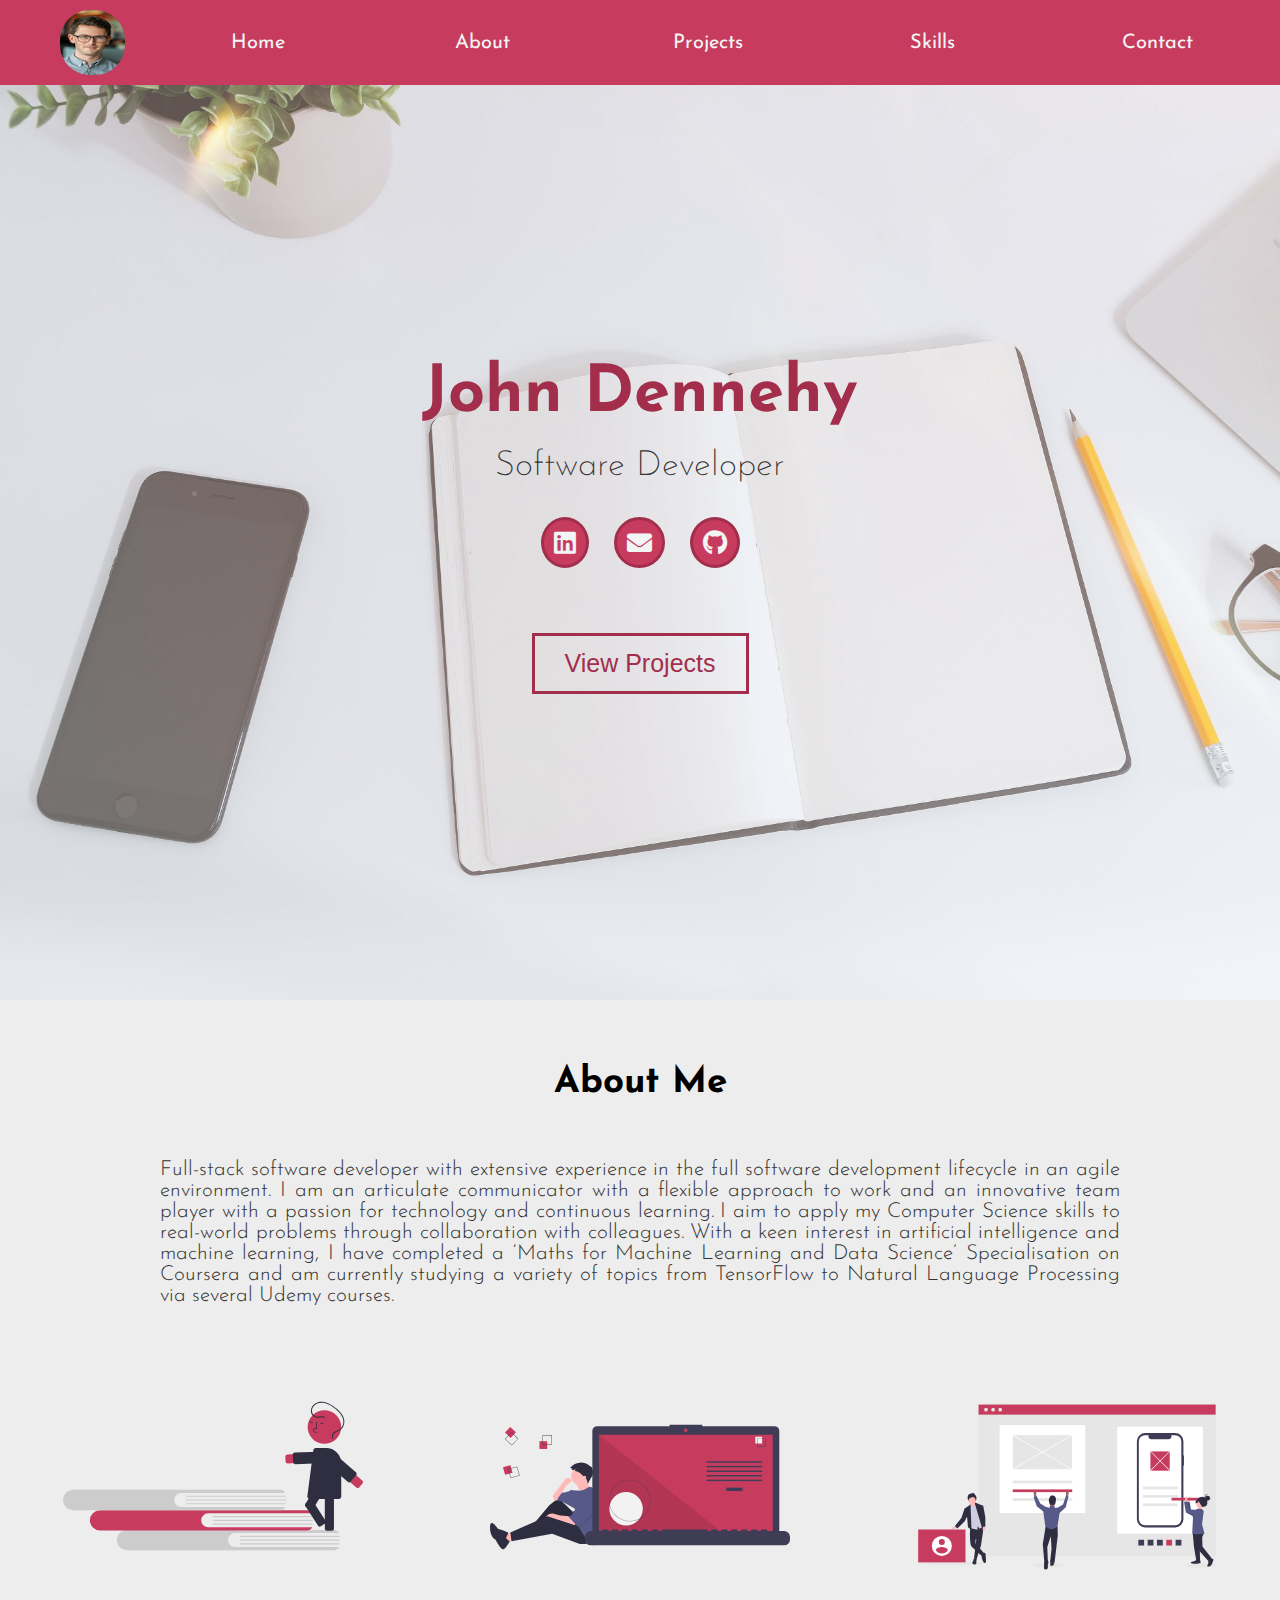
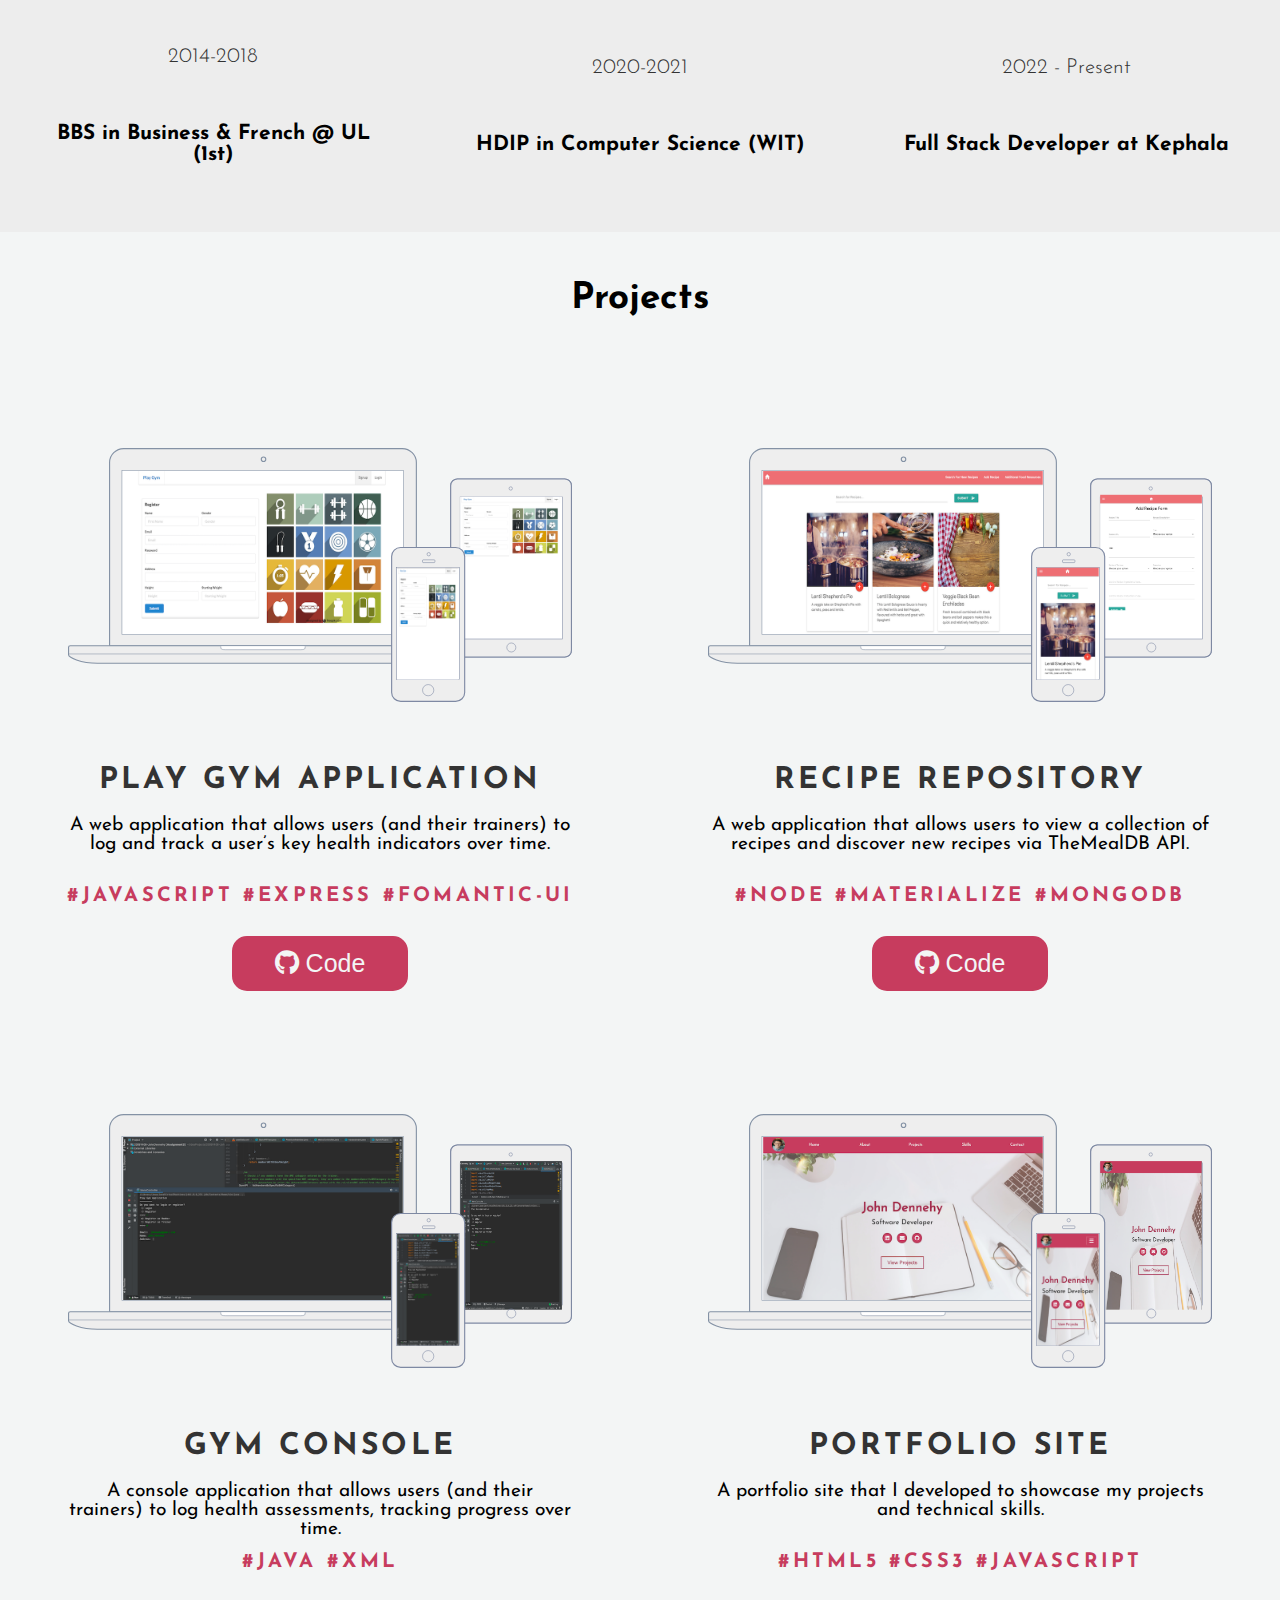
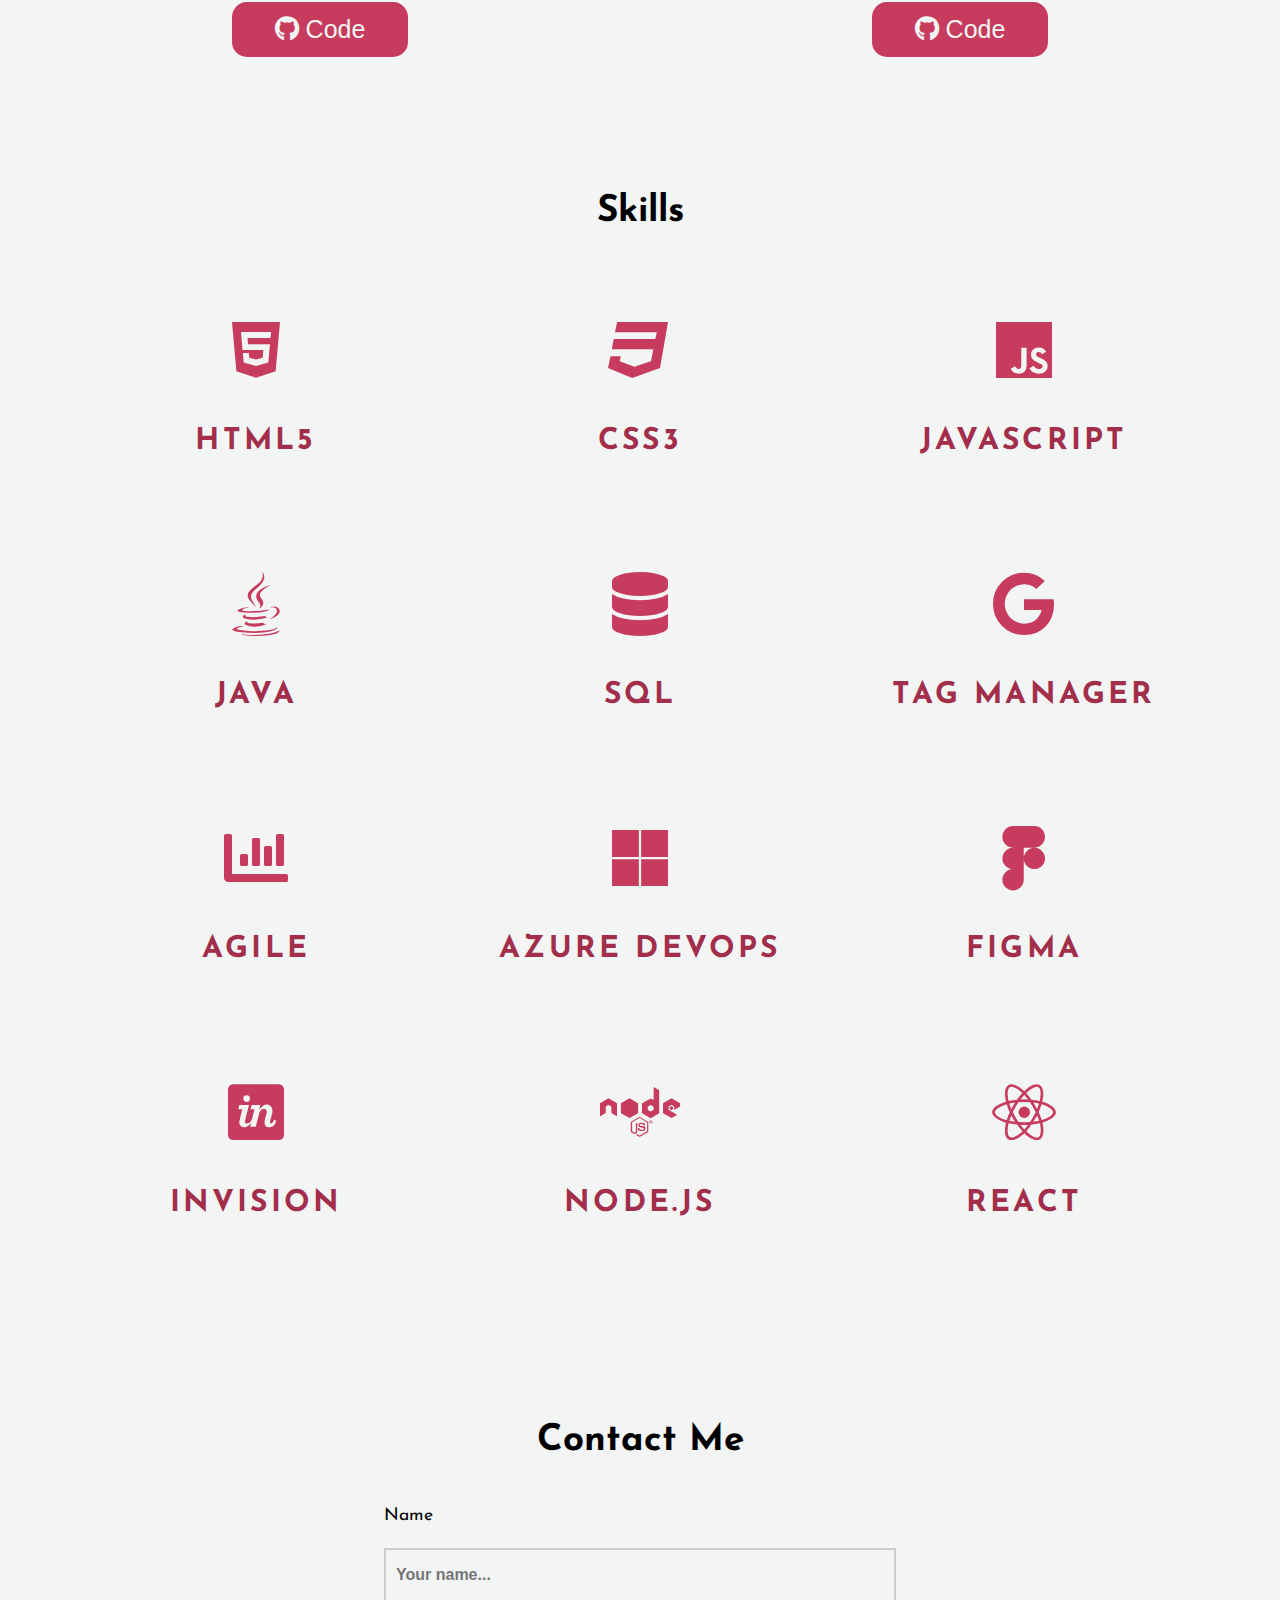
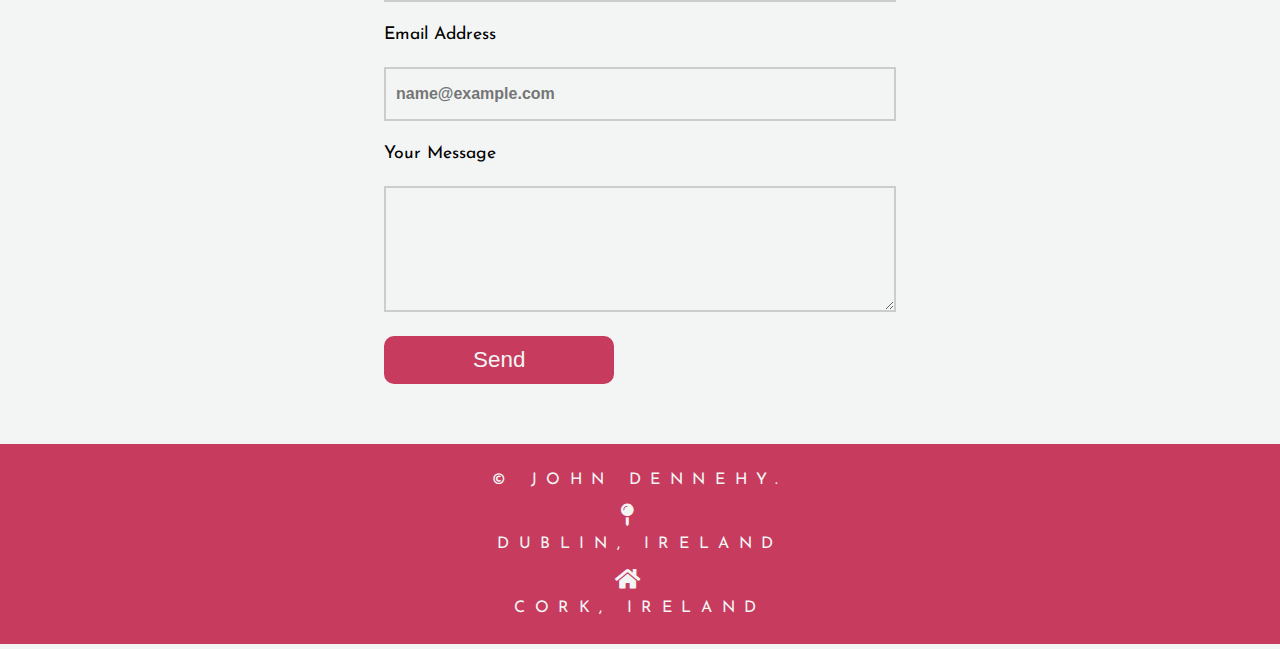
<file: index.html>
<!DOCTYPE html>
<html lang="en">
  <head>
    <meta charset="utf-8" />
    <meta name="viewport" content="width=device-width, initial-scale=1.0" />
    <meta name="Description" content="John Dennehy's Portfolio Website" />
    <meta http-equiv="X-UA-Compatible" content="ie=edge" />
    <title>John Dennehy | Portfolio</title>
    <!--Main CSS-->

    <link
      rel="preload"
      href="css/main.css"
      as="style"
      onload="this.onload=null;this.rel='stylesheet'"
    />
    <noscript> <link rel="stylesheet" href="css/main.css" /></noscript>
    <!--Header CSS-->
    <!-- <link rel="stylesheet" href="css/header.css" />-->
    <link
      rel="preload"
      href="css/header.css"
      as="style"
      onload="this.onload=null;this.rel='stylesheet'"
    />
    <noscript> <link rel="stylesheet" href="css/header.css" /></noscript>
    <!--Favicon-->
    <link rel="icon" href="/images/eyeglasses.png" />
    <!--Footer CSS-->

    <link
      rel="preload"
      href="css/footer.css"
      as="style"
      onload="this.onload=null;this.rel='stylesheet'"
    />
    <noscript> <link rel="stylesheet" href="css/footer.css" /></noscript>
    <!--Contact Details CSS-->

    <link
      rel="preload"
      href="css/contact.css"
      as="style"
      onload="this.onload=null;this.rel='stylesheet'"
    />
    <noscript> <link rel="stylesheet" href="css/contact.css" /></noscript>
    <!--Projects CSS-->

    <link
      rel="preload"
      href="css/projects.css"
      as="style"
      onload="this.onload=null;this.rel='stylesheet'"
    />
    <noscript> <link rel="stylesheet" href="css/projects.css" /></noscript>
    <!--About CSS-->

    <link
      rel="preload"
      href="css/about.css"
      as="style"
      onload="this.onload=null;this.rel='stylesheet'"
    />
    <noscript> <link rel="stylesheet" href="css/about.css" /></noscript>
    <!--Skills CSS-->

    <link
      rel="preload"
      href="css/skills.css"
      as="style"
      onload="this.onload=null;this.rel='stylesheet'"
      content-encoding="gzip"
    />
    <noscript>
      <link rel="stylesheet" href="css/skills.css" content-encoding="gzip"
    /></noscript>
    <!--FontAwesome Icons-->
    <style type="text/css">
      .fa,
      .fab,
      .fad,
      .fal,
      .far,
      .fas {
        -moz-osx-font-smoothing: grayscale;
        -webkit-font-smoothing: antialiased;
        display: inline-block;
        font-style: normal;
        font-variant: normal;
        text-rendering: auto;
        line-height: 1;
      }
      .fa-chart-bar:before {
        content: "\f080";
      }
      .fa-cloud:before {
        content: "\f0c2";
      }
      .fa-css3:before {
        content: "\f13c";
      }
      .fa-database:before {
        content: "\f1c0";
      }
      .fa-envelope:before {
        content: "\f0e0";
      }
      .fa-figma:before {
        content: "\f799";
      }
      .fa-github:before {
        content: "\f09b";
      }
      .fa-google:before {
        content: "\f1a0";
      }
      .fa-home:before {
        content: "\f015";
      }
      .fa-html5:before {
        content: "\f13b";
      }
      .fa-invision:before {
        content: "\f7b0";
      }
      .fa-java:before {
        content: "\f4e4";
      }
      .fa-js:before {
        content: "\f3b8";
      }
      .fa-linkedin:before {
        content: "\f08c";
      }
      .fa-map-pin:before {
        content: "\f276";
      }
      .fa-microsoft:before {
        content: "\f3ca";
      }
      .fa-node:before {
        content: "\f419";
      }
      .fa-react:before {
        content: "\f41b";
      }
      .fab {
        font-family: "Font Awesome 5 Brands";
      }
      .fab,
      .far {
        font-weight: 400;
      }
      .fa,
      .far,
      .fas {
        font-family: "Font Awesome 5 Free";
      }

      .fa,
      .fas {
        font-weight: 900;
      }
    </style>

    <link
      rel="preload"
      href="fontawesome-free-5.12.1-web/css/all.min.css"
      as="style"
      onload="this.onload=null;this.rel='stylesheet'"
    />
    <noscript>
      <link rel="stylesheet" href="fontawesome-free-5.12.1-web/css/all.css"
    /></noscript>
    <!--Google Font-->
    <link
      rel="preload"
      href="https://fonts.googleapis.com/css2?family=Josefin+Sans&display=swap"
      as="style"
      onload="this.onload=null;this.rel='stylesheet'"
    />
    <noscript>
      <link
        rel="stylesheet"
        href="https://fonts.googleapis.com/css2?family=Josefin+Sans&display=swap"
    /></noscript>
  </head>
  <body>
    <!--Header-->
    <!--Navigation Bar (Header)-->
    <header>
      <nav id="nav">
        <div class="nav-logo">
          <img src="images/small_headshot.jpg" alt="profile photo" />
          <button aria-label="Menu Button">
            <i class="fas fa-bars" id="nav-icon"></i>
          </button>
        </div>

        <ul class="nav-links">
          <li class="nav-links-home">
            <a href="index.html">Home</a>
          </li>
          <li>
            <a href="#about-text-container">About</a>
          </li>
          <li>
            <a href="#projects">Projects</a>
          </li>

          <li>
            <a href="#skills-background">Skills</a>
          </li>

          <li>
            <a href="#contact">Contact</a>
          </li>
        </ul>
      </nav>
    </header>
    <!--End of Navigation Bar (Header)-->

    <!--End of Header-->
    <!--Banner Section-->

    <div class="banner">
      <div class="banner-text">
        <h1>John Dennehy</h1>
        <h3>Software Developer</h3>
        <ul id="contact-icons">
          <li>
            <button class="button" aria-label="LinkedIn Icon">
              <a
                href="https://www.linkedin.com/in/john-dennehy"
                target="_blank"
                class="social-icon"
                aria-label="Navigate to John Dennehy's LinkedIn profile"
                rel="noreferrer"
              >
                <i class="fab fa-linkedin" alt="linkedin icon"></i>
              </a>
            </button>
          </li>
          <!--End of Social Icon-->

          <!--Social Icon-->
          <li>
            <button class="button" aria-label="Email Icon">
              <a
                href="mailto: johndennehy101@gmail.com"
                target="_blank"
                class="social-icon"
                aria-label="Navigate to email client to email John Dennehy"
                rel="noreferrer"
              >
                <i class="fas fa-envelope" alt="email icon"></i>
              </a>
            </button>
          </li>
          <!--End of Social Icon-->

          <!--Social Icon-->
          <li>
            <button class="button" aria-label="Github Icon">
              <a
                href="https://github.com/JohnDennehy101"
                target="_blank"
                class="social-icon"
                alt="github icon"
                aria-label="Navigate to John Dennehy's Github profile"
                rel="noreferrer"
              >
                <i class="fab fa-github" alt="github icon"></i>
              </a>
            </button>
          </li>

          <!--End of Social Icon-->
        </ul>

        <button id="view-project-button">
          <a href="#projects">View Projects</a>
        </button>
      </div>
    </div>
    <!--End of Banner Section-->

    <!--About Section-->
    <section class="about">
      <div id="about-text-container">
        <p class="title">About Me</p>

        <p class="about-text">Full-stack software developer with extensive experience in the full software development lifecycle in an agile
        environment. I am an articulate communicator with a flexible approach to work and an innovative team player with a
        passion for technology and continuous learning. I aim to apply my Computer Science skills to real-world problems through
        collaboration with colleagues. With a keen interest in artificial intelligence and machine learning, I have completed a
        ‘Maths for Machine Learning and Data Science’ Specialisation on Coursera and am currently studying a variety of topics
        from TensorFlow to Natural Language Processing via several Udemy courses.</p>


      </div>
      <div id="about-timeline-container">
        <div class="about-timeline-individual-component">
          <svg
            id="b8e8e527-8ae9-42c1-86cd-ac5b5d82d2b9"
            data-name="Layer 1"
            xmlns="http://www.w3.org/2000/svg"
            width="911.60164"
            height="451.38424"
            viewBox="0 0 911.60164 451.38424"
          >
            <path
              d="M666.90719,666.03923a21.28318,21.28318,0,0,1,0-42.56635H983.042a18.5053,18.5053,0,0,0-16.2373-9.65283H338.41256a30.93217,30.93217,0,0,0-30.89746,30.936,30.95171,30.95171,0,0,0,30.89746,30.936H966.80465a18.506,18.506,0,0,0,16.2373-9.65289Z"
              transform="translate(-144.19918 -224.30788)"
              fill="#ccc"
            />
            <path
              d="M983.46178,635.20036H682.89113a1.73741,1.73741,0,0,1,0-3.47481H983.46178a1.73741,1.73741,0,0,1,0,3.47481Z"
              transform="translate(-144.19918 -224.30788)"
              fill="#ccc"
            />
            <path
              d="M983.46178,646.49347H682.89113a1.7374,1.7374,0,0,1,0-3.4748H983.46178a1.7374,1.7374,0,0,1,0,3.4748Z"
              transform="translate(-144.19918 -224.30788)"
              fill="#ccc"
            />
            <path
              d="M983.46178,657.78659H682.89113a1.73741,1.73741,0,0,1,0-3.47481H983.46178a1.73741,1.73741,0,0,1,0,3.47481Z"
              transform="translate(-144.19918 -224.30788)"
              fill="#ccc"
            />
            <path
              d="M585.249,606.09886a21.28318,21.28318,0,0,1,0-42.56635H901.38375a18.5053,18.5053,0,0,0-16.23682-9.65289H256.75484a30.933,30.933,0,0,0-30.898,30.936,30.95213,30.95213,0,0,0,30.898,30.936H885.14693a18.50524,18.50524,0,0,0,16.23682-9.65283Z"
              transform="translate(-144.19918 -224.30788)"
              fill="#c73c5e"
            />
            <path
              d="M901.80385,575.26H601.23321a1.73741,1.73741,0,0,1,0-3.47481H901.80385a1.7374,1.7374,0,1,1,0,3.47481Z"
              transform="translate(-144.19918 -224.30788)"
              fill="#ccc"
            />
            <path
              d="M901.80385,586.55308H601.23321a1.7374,1.7374,0,0,1,0-3.4748H901.80385a1.7374,1.7374,0,1,1,0,3.4748Z"
              transform="translate(-144.19918 -224.30788)"
              fill="#ccc"
            />
            <path
              d="M901.80385,597.8462H601.23321a1.73741,1.73741,0,0,1,0-3.47481H901.80385a1.73741,1.73741,0,1,1,0,3.47481Z"
              transform="translate(-144.19918 -224.30788)"
              fill="#ccc"
            />
            <path
              d="M503.59127,544.15849a21.28321,21.28321,0,0,1,0-42.56641H819.726a18.50585,18.50585,0,0,0-16.23681-9.65289H175.09664a30.93217,30.93217,0,0,0-30.89746,30.936,30.95171,30.95171,0,0,0,30.89746,30.936H803.48922a18.50516,18.50516,0,0,0,16.23681-9.65277Z"
              transform="translate(-144.19918 -224.30788)"
              fill="#ccc"
            />
            <path
              d="M820.14593,513.31958H519.57529a1.73741,1.73741,0,0,1,0-3.47481H820.14593a1.7374,1.7374,0,1,1,0,3.47481Z"
              transform="translate(-144.19918 -224.30788)"
              fill="#ccc"
            />
            <path
              d="M820.14593,524.61269H519.57529a1.7374,1.7374,0,1,1,0-3.4748H820.14593a1.7374,1.7374,0,1,1,0,3.4748Z"
              transform="translate(-144.19918 -224.30788)"
              fill="#ccc"
            />
            <path
              d="M820.14593,535.90581H519.57529a1.7374,1.7374,0,0,1,0-3.4748H820.14593a1.7374,1.7374,0,1,1,0,3.4748Z"
              transform="translate(-144.19918 -224.30788)"
              fill="#ccc"
            />
            <path
              d="M827.08687,412.02171a6.50022,6.50022,0,0,1-6.47632-6.07519l-.96459-14.728a6.50015,6.50015,0,0,1,6.06127-6.91113l115.38746-7.55664a13.88,13.88,0,1,1,1.814,27.70068l-115.38721,7.55615Q827.30355,412.02147,827.08687,412.02171Z"
              transform="translate(-144.19918 -224.30788)"
              fill="#c73c5e"
            />
            <path
              d="M849.83956,413.92064a6.5084,6.5084,0,0,1-6.49268-6.25782l-.82226-21.998a6.49954,6.49954,0,0,1,6.25293-6.7378l94.88623-3.54638a6.50038,6.50038,0,0,1,6.73828,6.25293l.82226,21.998a6.49952,6.49952,0,0,1-6.25293,6.7378l-94.88623,3.54638C850.00313,413.91917,849.92086,413.92064,849.83956,413.92064Z"
              transform="translate(-144.19918 -224.30788)"
              fill="#2f2e41"
            />
            <path
              d="M961.031,616.7014H946.2712a6.50737,6.50737,0,0,1-6.5-6.5V487.18724a6.50736,6.50736,0,0,1,6.5-6.5H961.031a6.50736,6.50736,0,0,1,6.5,6.5V610.2014A6.50737,6.50737,0,0,1,961.031,616.7014Z"
              transform="translate(-144.19918 -224.30788)"
              fill="#2f2e41"
            />
            <path
              d="M895.51835,551.67716l-12.62188-7.65058a6.50737,6.50737,0,0,1-2.18933-8.92787L944.47142,429.9008a6.50738,6.50738,0,0,1,8.92787-2.18933l12.62189,7.65059a6.50737,6.50737,0,0,1,2.18933,8.92787l-63.76429,105.1979A6.50735,6.50735,0,0,1,895.51835,551.67716Z"
              transform="translate(-144.19918 -224.30788)"
              fill="#2f2e41"
            />
            <circle cx="794.41485" cy="77.0007" r="51" fill="#c73c5e" />
            <path
              d="M911.00806,318.72176a12.0954,12.0954,0,0,1-4.4169-2.59271,8.13347,8.13347,0,0,1-2.37749-6.439,5.47158,5.47158,0,0,1,2.43254-4.21108c1.8238-1.1699,4.26308-1.17336,6.74664-.07887l-.094-19.90968,1.99986-.00953.11063,23.40593-1.541-.96934c-1.78694-1.12214-4.33888-1.912-6.14208-.755a3.51372,3.51372,0,0,0-1.52155,2.71892,6.14621,6.14621,0,0,0,1.76778,4.80094c2.20841,2.10955,5.43042,2.76924,9.10469,3.35878l-.317,1.97452A32.96389,32.96389,0,0,1,911.00806,318.72176Z"
              transform="translate(-144.19918 -224.30788)"
              fill="#2f2e41"
            />
            <rect
              x="896.89087"
              y="280.79508"
              width="1.99975"
              height="10.77167"
              transform="translate(352.41545 914.56571) rotate(-82.4768)"
              fill="#2f2e41"
            />
            <rect
              x="930.59832"
              y="285.24552"
              width="1.99975"
              height="10.77167"
              transform="translate(377.29754 951.85076) rotate(-82.4768)"
              fill="#2f2e41"
            />
            <path
              d="M981.19918,520.19212h-86a8.50951,8.50951,0,0,1-8.5-8.5l18.00415-138.06445a8.48983,8.48983,0,0,1,8.49585-8.43555h30.52a46.032,46.032,0,0,1,45.98,45.98v100.52A8.50951,8.50951,0,0,1,981.19918,520.19212Z"
              transform="translate(-144.19918 -224.30788)"
              fill="#2f2e41"
            />
            <path
              d="M1055.18981,465.78908a6.5104,6.5104,0,0,1-.96738,7.00689l-9.64943,11.16857a6.49947,6.49947,0,0,1-9.16785.66889l-87.50086-75.59708a13.87944,13.87944,0,1,1,18.14762-21.00522l87.5012,75.59665A6.46389,6.46389,0,0,1,1055.18981,465.78908Z"
              transform="translate(-144.19918 -224.30788)"
              fill="#c73c5e"
            />
            <path
              d="M1035.87729,440.84144a6.51006,6.51006,0,0,1-.96748,7.00666l-16.48161,19.07669a6.50739,6.50739,0,0,1-9.16784.6689l-71.85068-62.07617a6.49946,6.49946,0,0,1-.66922-9.168l16.48116-19.07648a6.49948,6.49948,0,0,1,9.16785-.6689l71.85112,62.076A6.47185,6.47185,0,0,1,1035.87729,440.84144Z"
              transform="translate(-144.19918 -224.30788)"
              fill="#2f2e41"
            />
            <path
              d="M939.56779,271.06053c-6.81763-5.64183-15.93126-.30583-23.64118-1.06317-7.37624-.72457-13.31317-7.21594-14.931-14.20131-1.8875-8.1496,2.20387-16.428,8.36691-21.64861,6.75006-5.71783,15.81263-7.49465,24.449-6.62458,9.89839.9972,19.01778,5.42908,27.22791,10.84328a121.85093,121.85093,0,0,1,21.78291,17.7586c5.87072,6.24127,10.88632,13.71838,12.60436,22.23434,1.56134,7.73926.64531,16.36569-3.82068,23.03188a24.20535,24.20535,0,0,1-9.3242,7.98384c-3.9,2.00789-8.07309,3.46963-11.8455,5.72774-5.70393,3.41429-11.17849,10.373-9.2366,17.46955a9.79275,9.79275,0,0,0,2.30515,4.147c1.31763,1.408,3.6093-.52921,2.28819-1.9409-2.32034-2.47942-2.29475-5.84538-1.14094-8.88016a16.27227,16.27227,0,0,1,7.08105-8.09024c3.94892-2.35837,8.32982-3.851,12.38208-6.00784a27.02248,27.02248,0,0,0,9.75361-8.40065c4.768-6.89883,6.06465-15.78389,4.7983-23.9565-1.37038-8.844-6.07919-16.81476-11.9184-23.45829-6.3547-7.23-14.10718-13.305-22.01249-18.7446-8.48247-5.83678-17.82438-10.73014-28.09011-12.36914-8.89876-1.42076-18.493-.25967-26.15637,4.72065-7.15325,4.6488-12.55687,12.51455-12.94419,21.1964a22.23536,22.23536,0,0,0,10.75321,19.74136,19.10112,19.10112,0,0,0,11.45819,2.42612c4.25565-.3537,8.49577-1.73948,12.79069-1.45871a8.94075,8.94075,0,0,1,5.30755,2.028c1.48956,1.23267,3.18992-1.24152,1.71258-2.46406Z"
              transform="translate(-144.19918 -224.30788)"
              fill="#2f2e41"
            />
            <path
              d="M879.59864,536.87587q.02745-.16917.06422-.33783a6.45569,6.45569,0,0,1,2.83054-4.09112l12.40306-8.0001a6.50779,6.50779,0,0,1,8.98561,1.939l38.26114,59.31975a6.501,6.501,0,0,1-1.939,8.98561l-12.40353,8a6.50781,6.50781,0,0,1-8.98562-1.939l-38.26114-59.31976A6.45336,6.45336,0,0,1,879.59864,536.87587Z"
              transform="translate(-144.19918 -224.30788)"
              fill="#2f2e41"
            />
          </svg>
          <p class="about-timeline-individual-component-duration">2014-2018</p>
          <p class="about-timeline-individual-component-title">
            BBS in Business & French @ UL (1st)
          </p>
        </div>
        <div class="about-timeline-individual-component">
          <svg
            id="e189b3b9-b88e-4ad6-86fc-a3cf637fca9f"
            data-name="Layer 1"
            xmlns="http://www.w3.org/2000/svg"
            width="1082.43901"
            height="449.88124"
            viewBox="0 0 1082.43901 449.88124"
          >
            <title>code_thinking</title>
            <polygon
              points="77.591 390.495 52.772 388.84 61.045 426.069 89.173 414.487 77.591 390.495"
              fill="#ffb9b9"
            />
            <polygon
              points="305.1 321.001 247.189 264.744 214.096 290.391 148.739 368.985 156.185 380.567 235.606 326.792 289.381 397.113 340.674 371.467 305.1 321.001"
              fill="#2f2e41"
            />
            <polygon
              points="305.1 321.001 247.189 264.744 214.096 290.391 148.739 368.985 156.185 380.567 235.606 326.792 289.381 397.113 340.674 371.467 305.1 321.001"
              opacity="0.1"
            />
            <path
              d="M368.84451,583.28933l-7.44576,5.79115-60.39337-20.68267-14.06421-5.79114-28.12842,5.79114s0-23.16458,26.47381-22.33727l27.30111,6.61845,32.265,2.48192Z"
              transform="translate(-58.78049 -225.05938)"
              fill="#ffb9b9"
            />
            <polygon
              points="363.839 419.451 345.638 431.033 324.128 431.033 224.024 393.804 77.591 420.278 73.454 388.84 207.478 330.102 324.956 368.985 363.839 419.451"
              fill="#2f2e41"
            />
            <path
              d="M305.14191,497.24946l-12.4096,2.48191-2.70423-3.15494a16.71669,16.71669,0,0,1-2.25961-18.355h0l34.74687-45.50186s9.92768-22.33728,25.6465-13.23691-13.2369,23.99189-13.2369,23.99189l-17.37344,27.30112,1.65461,14.06421Z"
              transform="translate(-58.78049 -225.05938)"
              fill="#ffb9b9"
            />
            <circle cx="324.95554" cy="186.1502" r="32.26495" fill="#ffb9b9" />
            <path
              d="M369.25817,434.78781,384.14968,470.362l35.57418-14.89151s-11.58229-28.12842-11.58229-28.95573S369.25817,434.78781,369.25817,434.78781Z"
              transform="translate(-58.78049 -225.05938)"
              fill="#ffb9b9"
            />
            <path
              d="M467.21951,540.02944a185.3827,185.3827,0,0,1-9.09209,57.34061l-2.41572,7.42925-11.5823,52.94762-12.40959,3.30922-9.10037-11.58229L404.41869,636.237l-13.2369-21.51-11.35062-18.91222-3.5409-5.907-12.4096-62.048L316.7242,501.386l-15.71882-2.48192,3.30923-9.10037,14.06421-19.02805L332.443,469.121l4.13653-3.30922,3.30923,1.65461,13.2369-7.44576,4.13653,1.65462,24.19044,2.25025,14.693-3.07756L417.275,449.50558l8.65364,1.41471,29.783,24.8192A185.22006,185.22006,0,0,1,467.21951,540.02944Z"
              transform="translate(-58.78049 -225.05938)"
              fill="#575a89"
            />
            <path
              d="M119.17072,628.36472s7.40995-12.55867,4.28015-14.02487-16.42157-7.31125-16.42157-7.31125l-19.49215-6.45971s-28.126-41.801-28.74337-5.45025,20.47916,45.08869,20.47916,45.08869S98.0885,680.7,108.74669,674.243,130.07,645.86717,130.07,645.86717,110.85,635.53508,119.17072,628.36472Z"
              transform="translate(-58.78049 -225.05938)"
              fill="#2f2e41"
            />
            <polygon
              points="399.413 307.764 367.975 328.447 321.051 370.755 317.51 364.848 307.582 315.21 310.064 315.21 335.711 268.054 399.413 307.764"
              opacity="0.1"
            />
            <polygon
              points="335.711 263.09 310.064 310.246 300.964 310.246 295.173 326.792 281.936 330.102 317.51 368.985 367.975 323.483 399.413 302.8 335.711 263.09"
              fill="#575a89"
            />
            <path
              d="M358.64047,387.21919l-3.49581,1.345a4.88017,4.88017,0,0,1-1.24759-6.86l-6.4602-.30231a48.78211,48.78211,0,0,1,72.82519-5.86988c.29412-1.013,3.50037.95787,4.80938,2.95626.43984-1.64837,3.4461,6.31994,4.5094,11.95247.49227-1.8754,2.385,1.15218.72681,4.05727,1.05066-.15351,1.52525,2.53462.71189,4.0322,1.1494-.54.95568,2.66884-.29057,4.81326,1.64017-.14573-12.93544,22.47575-18.83687,35.696-1.71358-7.87343-3.64027-16.1643-9.16573-22.02916-.93919-.99689-1.96768-1.90488-2.9945-2.81126l-5.55369-4.90228c-6.4579-5.70042-12.33246-12.7359-20.93549-14.8664-5.91224-1.46413-9.65052-1.7947-6.42852-8.45681-2.911,1.21478-5.6294,3.02129-8.5665,4.14957C358.28712,389.19225,358.69761,388.15058,358.64047,387.21919Z"
              transform="translate(-58.78049 -225.05938)"
              fill="#2f2e41"
            />
            <circle cx="341.08801" cy="189.87308" r="5.79115" fill="#ffb9b9" />
            <rect
              x="178.43901"
              y="59.71015"
              width="28"
              height="28"
              fill="#c73c5e"
            />
            <path
              d="M282.21951,296.76953h-34v-34h34Zm-32.52174-1.47826h31.04348V264.24779H249.69777Z"
              transform="translate(-58.78049 -225.05938)"
              fill="#3f3d56"
            />
            <rect
              x="108.80838"
              y="374.61657"
              width="28"
              height="28"
              transform="translate(403.98758 -61.23638) rotate(74.06317)"
              fill="#c73c5e"
            />
            <path
              d="M133.24341,417.87594l-9.33563-32.69321,32.69321-9.33564,9.33563,32.69321Zm-7.50829-31.67767,8.52384,29.85032,29.85032-8.52383-8.52384-29.85033Z"
              transform="translate(-58.78049 -225.05938)"
              fill="#3f3d56"
            />
            <rect
              x="118.48664"
              y="239.04858"
              width="28"
              height="28"
              transform="translate(349.04671 103.9752) rotate(133.06281)"
              fill="#c73c5e"
            />
            <path
              d="M112.78106,277.063l23.21519-24.8406,24.84059,23.21519-23.21518,24.84059Zm23.28586-22.75121-21.19647,22.68054L137.551,298.18876l21.19647-22.68054Z"
              transform="translate(-58.78049 -225.05938)"
              fill="#3f3d56"
            />
            <path
              d="M1085.0123,230.4217H824.8427v-5.36232h-117.971v5.36232H445.62961a17.5985,17.5985,0,0,0-17.59851,17.59851V604.2724A17.59855,17.59855,0,0,0,445.62961,621.871H1085.0123a17.59855,17.59855,0,0,0,17.59851-17.59857V248.02021A17.5985,17.5985,0,0,0,1085.0123,230.4217Z"
              transform="translate(-58.78049 -225.05938)"
              fill="#3f3d56"
            />
            <rect
              x="392.84481"
              y="36.46377"
              width="627.3913"
              height="353.91304"
              fill="#c73c5e"
            />
            <circle cx="706.00423" cy="20.37681" r="6.43478" fill="#c73c5e" />
            <polygon
              points="840.813 390.377 392.845 390.377 392.845 36.464 840.813 390.377"
              opacity="0.1"
            />
            <circle cx="491.01276" cy="303.58656" r="60.3068" fill="#f2f2f2" />
            <path
              d="M563.21822,573.97237A75.01578,75.01578,0,1,1,638.234,498.9566,75.10088,75.10088,0,0,1,563.21822,573.97237Zm0-149.05095A74.03518,74.03518,0,1,0,637.2534,498.9566,74.119,74.119,0,0,0,563.21822,424.92142Z"
              transform="translate(-58.78049 -225.05938)"
              fill="#3f3d56"
            />
            <rect
              x="852.39173"
              y="227.33189"
              width="58.6052"
              height="12.24586"
              fill="#3f3d56"
            />
            <rect
              x="781.54067"
              y="131.9891"
              width="200.30733"
              height="5.24823"
              fill="#3f3d56"
            />
            <rect
              x="781.54067"
              y="148.60849"
              width="200.30733"
              height="5.24823"
              fill="#3f3d56"
            />
            <rect
              x="781.54067"
              y="165.22788"
              width="200.30733"
              height="5.24823"
              fill="#3f3d56"
            />
            <rect
              x="781.54067"
              y="181.84726"
              width="200.30733"
              height="5.24823"
              fill="#3f3d56"
            />
            <rect
              x="781.54067"
              y="198.46665"
              width="200.30733"
              height="5.24823"
              fill="#3f3d56"
            />
            <rect
              x="957.35627"
              y="43.64395"
              width="24.49173"
              height="24.49173"
              fill="#f2f2f2"
            />
            <path
              d="M1051.99965,304.56621h-29.74v-29.74h29.74Zm-28.44691-1.293h27.15387V276.1193h-27.15387Z"
              transform="translate(-58.78049 -225.05938)"
              fill="#3f3d56"
            />
            <path
              d="M1120.2266,609.00139h-61.22932v-4.41153a.87467.87467,0,0,0-.8747-.87471h-20.99291a.87468.87468,0,0,0-.8747.87471v4.41153H1023.1344v-4.41153a.87468.87468,0,0,0-.8747-.87471h-20.99291a.87468.87468,0,0,0-.87471.87471v4.41153H987.27152v-4.41153a.87468.87468,0,0,0-.87471-.87471H965.4039a.87468.87468,0,0,0-.8747.87471v4.41153H951.40863v-4.41153a.87468.87468,0,0,0-.8747-.87471H929.541a.87467.87467,0,0,0-.8747.87471v4.41153H915.54575v-4.41153a.87468.87468,0,0,0-.87471-.87471h-20.9929a.87468.87468,0,0,0-.87471.87471v4.41153H879.68286v-4.41153a.87468.87468,0,0,0-.8747-.87471H857.81525a.87468.87468,0,0,0-.8747.87471v4.41153H843.82v-4.41153a.87468.87468,0,0,0-.8747-.87471H678.50083a.87468.87468,0,0,0-.8747.87471v4.41153H664.50556v-4.41153a.87468.87468,0,0,0-.87471-.87471H642.638a.87468.87468,0,0,0-.87471.87471v4.41153H628.64267v-4.41153a.87467.87467,0,0,0-.8747-.87471H606.77506a.87468.87468,0,0,0-.8747.87471v4.41153H592.77979v-4.41153a.87468.87468,0,0,0-.8747-.87471H570.91218a.87468.87468,0,0,0-.87471.87471v4.41153H556.91691v-4.41153a.87468.87468,0,0,0-.87471-.87471H535.04929a.87468.87468,0,0,0-.8747.87471v4.41153H521.054v-4.41153a.87468.87468,0,0,0-.8747-.87471H499.18641a.87467.87467,0,0,0-.8747.87471v4.41153H485.19114v-4.41153a.87468.87468,0,0,0-.87471-.87471h-20.9929a.87468.87468,0,0,0-.87471.87471v4.41153H422.21241a20.99292,20.99292,0,0,0-20.9929,20.99291v9.4925a20.99291,20.99291,0,0,0,20.9929,20.99285H1120.2266a20.99292,20.99292,0,0,0,20.99291-20.99285v-9.4925A20.99293,20.99293,0,0,0,1120.2266,609.00139Z"
              transform="translate(-58.78049 -225.05938)"
              fill="#3f3d56"
            />
          </svg>
          <p class="about-timeline-individual-component-duration">2020-2021</p>
          <p class="about-timeline-individual-component-title">
            HDIP in Computer Science (WIT)
          </p>
        </div>
        <div class="about-timeline-individual-component">
          <svg
            id="b66c9c51-8109-402d-a3f9-100a5bb3d153"
            data-name="Layer 1"
            xmlns="http://www.w3.org/2000/svg"
            width="890.30174"
            height="489.29978"
            viewBox="0 0 890.30174 489.29978"
          >
            <title>work_together</title>
            <rect
              x="182.97245"
              y="0.39886"
              width="703.57565"
              height="450.60114"
              fill="#e6e6e6"
            />
            <rect
              x="245.18701"
              y="60.90722"
              width="254"
              height="261"
              fill="#fff"
            />
            <rect
              x="594.18701"
              y="65.96874"
              width="254"
              height="317"
              fill="#fff"
            />
            <ellipse
              cx="844.80174"
              cy="477.2616"
              rx="45.5"
              ry="6.5"
              fill="#e6e6e6"
            />
            <ellipse
              cx="389.89961"
              cy="477.40722"
              rx="45.5"
              ry="6.5"
              fill="#e6e6e6"
            />
            <ellipse
              cx="104.42498"
              cy="470.90722"
              rx="104.42498"
              ry="5"
              fill="#e6e6e6"
            />
            <rect
              x="182.67203"
              width="703.57565"
              height="29.89047"
              fill="#c73c5e"
            />
            <circle cx="204.88423" cy="15.28159" r="5.53997" fill="#e6e6e6" />
            <circle cx="225.91256" cy="15.28159" r="5.53997" fill="#e6e6e6" />
            <circle cx="246.94089" cy="15.28159" r="5.53997" fill="#e6e6e6" />
            <path
              d="M947.03614,356.34879H945.4975V314.19823a24.3956,24.3956,0,0,0-24.39567-24.39563H831.80022a24.3956,24.3956,0,0,0-24.39567,24.39563V545.43948a24.3956,24.3956,0,0,0,24.39567,24.39563h89.30161a24.3956,24.3956,0,0,0,24.39567-24.39563V386.35227h1.53864Z"
              transform="translate(-154.84913 -205.35011)"
              fill="#3f3d56"
            />
            <path
              d="M921.08621,296.1495H909.42939a8.6555,8.6555,0,0,1-8.01381,11.92446H850.25579A8.65552,8.65552,0,0,1,842.242,296.1495H831.35448a18.21836,18.21836,0,0,0-18.21838,18.21834v230.902a18.21836,18.21836,0,0,0,18.21838,18.21836h89.73173a18.21837,18.21837,0,0,0,18.21839-18.21836v-230.902A18.21837,18.21837,0,0,0,921.08621,296.1495Z"
              transform="translate(-154.84913 -205.35011)"
              fill="#fff"
            />
            <rect
              x="284.09023"
              y="225.77561"
              width="176.5444"
              height="8.05267"
              fill="#e6e6e6"
            />
            <rect
              x="284.09023"
              y="251.77561"
              width="176.5444"
              height="8.05267"
              fill="#c73c5e"
            />
            <rect
              x="284.09023"
              y="277.77561"
              width="176.5444"
              height="8.05267"
              fill="#e6e6e6"
            />
            <rect
              x="670.83934"
              y="243.34556"
              width="103.06376"
              height="8.05267"
              fill="#e6e6e6"
            />
            <rect
              x="670.83934"
              y="268.34556"
              width="103.06376"
              height="8.05267"
              fill="#e6e6e6"
            />
            <rect
              x="670.83934"
              y="293.34556"
              width="103.06376"
              height="8.05267"
              fill="#e6e6e6"
            />
            <rect
              x="922.35071"
              y="606.56341"
              width="17.17729"
              height="17.17729"
              transform="translate(1391.24229 -521.13741) rotate(90)"
              fill="#3f3d56"
            />
            <rect
              x="894.67619"
              y="606.56341"
              width="17.17729"
              height="17.17729"
              transform="translate(1363.56776 -493.46289) rotate(90)"
              fill="#c73c5e"
            />
            <rect
              x="867.00166"
              y="606.56341"
              width="17.17729"
              height="17.17729"
              transform="translate(1335.89323 -465.78836) rotate(90)"
              fill="#3f3d56"
            />
            <rect
              x="839.32713"
              y="606.56341"
              width="17.17729"
              height="17.17729"
              transform="translate(1308.2187 -438.11383) rotate(90)"
              fill="#3f3d56"
            />
            <rect
              x="811.6526"
              y="606.56341"
              width="17.17729"
              height="17.17729"
              transform="translate(1280.54418 -410.4393) rotate(90)"
              fill="#3f3d56"
            />
            <rect
              x="692.7424"
              y="138.9903"
              width="57.25764"
              height="57.25764"
              fill="#c73c5e"
            />
            <path
              d="M504.45442,480.943l-.74114,1.48227-2.2234-11.117s-2.96454-11.85815,2.96454-11.85815,4.4468,11.85815,4.4468,11.85815v8.15248Z"
              transform="translate(-154.84913 -205.35011)"
              fill="#a0616a"
            />
            <path
              d="M601.69555,479.42524l.74113,1.48227,2.22341-11.117s2.96454-11.85815-2.96454-11.85815-4.44681,11.85815-4.44681,11.85815V477.943Z"
              transform="translate(-154.84913 -205.35011)"
              fill="#a0616a"
            />
            <polygon
              points="382.215 358.94 373.322 413.784 377.768 467.145 388.144 462.699 386.662 422.677 397.038 390.808 399.261 428.606 394.815 467.886 408.155 469.369 417.79 388.585 417.049 361.163 382.215 358.94"
              fill="#2f2e41"
            />
            <path
              d="M537.06434,665.82526l-5.18794,8.15248V692.194a2.209,2.209,0,0,0,1.85635,2.18045c2.5428.41721,6.97037.71364,8.51954-1.86831,2.2234-3.70567.74113-11.85816.74113-11.85816s2.96454-5.92907,1.48227-10.37588-2.96454-5.18794-2.96454-5.18794Z"
              transform="translate(-154.84913 -205.35011)"
              fill="#2f2e41"
            />
            <path
              d="M559.29839,673.23661l1.48227,2.2234s2.2234,2.22341.74113,3.70568a28.96565,28.96565,0,0,0-2.96454,3.70567s-8.15248,2.2234-8.15248-.74114v-9.63475Z"
              transform="translate(-154.84913 -205.35011)"
              fill="#2f2e41"
            />
            <circle cx="401.77827" cy="288.79506" r="9.82427" fill="#a0616a" />
            <polygon
              points="395.185 291.867 394.444 305.949 407.784 306.69 407.043 292.608 395.185 291.867"
              fill="#a0616a"
            />
            <path
              d="M564.48633,512.41037l-2.10384-5.13957s-9.75432-3.75405-12.71885-.04838l-1.48227,4.44681-11.85816-2.96454-6.67021,14.8227,5.92908,42.24468s15.56382,20.01064,36.3156.74113l5.92908-40.02127L573.38,510.9281Z"
              transform="translate(-154.84913 -205.35011)"
              fill="#575a89"
            />
            <polygon
              points="417.049 308.543 418.531 305.578 433.354 296.684 442.4 269.907 449.4 272.907 441.506 304.837 420.013 324.847 417.049 308.543"
              fill="#575a89"
            />
            <polygon
              points="382.956 304.837 381.474 303.355 365.91 293.72 354.793 271.486 345.9 274.45 355.534 301.872 379.251 321.142 382.956 304.837"
              fill="#575a89"
            />
            <path
              d="M563.91892,479.10047l1.60629-.80315-2.40943-.80314V476.691s-12.04715-4.81886-13.65343,3.21257a16.14329,16.14329,0,0,0,0,19.27544v2.40942l12.85029,1.60629,1.60628-4.81886S571.95036,483.91933,563.91892,479.10047Z"
              transform="translate(-154.84913 -205.35011)"
              fill="#2f2e41"
            />
            <path
              d="M269.93891,565.15978l-2.85542,1.42771s-11.42168,5.23493-8.09036,8.09035,12.37349-2.85542,12.37349-2.85542l1.90361-2.37952Z"
              transform="translate(-154.84913 -205.35011)"
              fill="#ffb8b8"
            />
            <polygon
              points="198.633 359.099 189.807 418.346 176.481 459.749 169.343 456.418 176.005 399.786 156.969 383.605 158.397 359.81 198.633 359.099"
              fill="#2f2e41"
            />
            <path
              d="M323.24006,663.19583s8.09036-4.28313,8.56626,1.90361l-.95181,6.18674s2.85542,10.94578-6.66264,8.56626-2.85542-9.51806-2.85542-9.51806Z"
              transform="translate(-154.84913 -205.35011)"
              fill="#2f2e41"
            />
            <path
              d="M318.00513,583.72l-6.18674,5.23493s0,32.36142,4.28312,37.12045,31.40961,29.0301,32.36142,29.9819,5.23494-9.51806,5.23494-9.51806l-25.69878-29.9819,1.90362-18.56023Z"
              transform="translate(-154.84913 -205.35011)"
              fill="#2f2e41"
            />
            <path
              d="M350.84245,645.11151s7.61445-1.42771,7.61445,3.80722a115.23116,115.23116,0,0,0,.9518,12.37349s1.90362,16.65661-4.28313,14.27709-8.56625-19.03612-8.56625-19.03612a7.08933,7.08933,0,0,1,2.85542-3.33133C351.31835,652.25006,350.84245,645.11151,350.84245,645.11151Z"
              transform="translate(-154.84913 -205.35011)"
              fill="#2f2e41"
            />
            <polygon
              points="172.198 288.424 173.626 306.033 169.819 312.695 159.349 302.701 158.397 289.376 172.198 288.424"
              fill="#ffb8b8"
            />
            <circle cx="163.6319" cy="282.71335" r="11.42168" fill="#ffb8b8" />
            <polygon
              points="168.391 305.557 173.15 291.756 181.716 301.274 197.421 361.713 185.523 368.852 180.289 361.237 179.337 371.231 156.017 366.472 154.114 302.701 158.87 296.002 168.391 305.557"
              fill="#d0cde1"
            />
            <polygon
              points="161.728 373.135 158.873 296.039 152.686 300.798 141.264 308.412 148.879 335.539 151.258 364.093 161.728 373.135"
              fill="#2f2e41"
            />
            <polygon
              points="144.596 308.888 141.264 308.412 131.746 336.49 112.71 360.286 119.849 367.9 141.74 346.484 149.831 328.876 144.596 308.888"
              fill="#2f2e41"
            />
            <path
              d="M351.4174,565.59536l-.64933,3.12573s-2.97081,12.20793,1.33475,11.36336,5.4281-11.48008,5.4281-11.48008l-.68754-2.96869Z"
              transform="translate(-154.84913 -205.35011)"
              fill="#ffb8b8"
            />
            <polygon
              points="172.406 290.983 195.993 300.322 193.138 328.876 198.849 360.286 193.138 366.472 172.022 295.028 172.406 290.983"
              fill="#2f2e41"
            />
            <path
              d="M319.079,468.8806l3.35262-1.6763v1.6763l2.23507-1.11753v2.79384s8.38153,6.14645,6.70522,13.41044-1.67631,7.82276-1.67631,7.82276-2.11922-13.81412-10.50074-11.57905-9.05615,2.63876-11.29122,8.78521l-.60636,2.63647S297.84583,469.99814,319.079,468.8806Z"
              transform="translate(-154.84913 -205.35011)"
              fill="#2f2e41"
            />
            <polygon
              points="192.662 300.322 196.469 300.322 202.656 333.635 202.656 362.665 195.042 361.237 188.855 317.454 192.662 300.322"
              fill="#2f2e41"
            />
            <rect
              x="3.53501"
              y="370.77159"
              width="140.32096"
              height="97.51118"
              fill="#c73c5e"
            />
            <path
              d="M228.54462,595.14827a29.729,29.729,0,1,0,29.729,29.729A29.81642,29.81642,0,0,0,228.54462,595.14827Zm0,8.9187a8.91871,8.91871,0,1,1-8.91871,8.91871,8.94863,8.94863,0,0,1,8.91871-8.91871Zm0,42.93556a21.65737,21.65737,0,0,1-17.83742-9.519c.14293-5.94581,11.89161-9.21886,17.83742-9.21886s17.69448,3.27305,17.8374,9.21886a21.69344,21.69344,0,0,1-17.83741,9.519Z"
              transform="translate(-154.84913 -205.35011)"
              fill="#fff"
            />
            <rect
              x="284.18701"
              y="90.90722"
              width="176"
              height="101"
              fill="#e6e6e6"
            />
            <path
              d="M963.0513,496.58366l.81548-5.25988s4.75311-10.80516.99606-11.38765-6.89084,9.70426-6.89084,9.70426l1.37467,10.98574Z"
              transform="translate(-154.84913 -205.35011)"
              fill="#ffb8b8"
            />
            <polygon
              points="846.67 321.051 813.089 314.306 809.187 289.847 799.302 289.084 799.785 320.707 828.962 336.004 846.67 321.051"
              fill="#575a89"
            />
            <polygon
              points="846.67 321.051 813.089 314.306 809.187 289.847 799.302 289.084 799.785 320.707 828.962 336.004 846.67 321.051"
              opacity="0.2"
            />
            <rect
              x="910.1623"
              y="482.06175"
              width="103.06376"
              height="8.05267"
              transform="translate(1768.53923 766.82607) rotate(-180)"
              fill="#c73c5e"
            />
            <path
              d="M956.49034,494.78044l.00669-5.32271s3.05587-11.402-.74606-11.40676-5.33608,10.63873-5.33608,10.63873l3.02818,10.64924Z"
              transform="translate(-154.84913 -205.35011)"
              fill="#ffb8b8"
            />
            <path
              d="M1000.2023,510.02489l4.60746-1.12311a11.86169,11.86169,0,0,0,11.64163-14.21088h0a15.50416,15.50416,0,0,0-15.48468-15.52363h0A15.50417,15.50417,0,0,0,985.443,494.65194v0A12.32065,12.32065,0,0,0,1000.2023,510.02489Z"
              transform="translate(-154.84913 -205.35011)"
              fill="#2f2e41"
            />
            <polygon
              points="818.254 381.458 822.005 422.524 828.797 462.833 840.203 462.847 838.732 423.305 832.709 375.393 818.254 381.458"
              fill="#2f2e41"
            />
            <path
              d="M985.17015,665.90379l-7.6096,4.55277s-12.1681,1.50549-9.89171,5.31029,28.89279,1.55707,28.8947.03629-.748-9.886-2.26874-9.88789Z"
              transform="translate(-154.84913 -205.35011)"
              fill="#2f2e41"
            />
            <path
              d="M1006.77139,583.2605s-.21394,5.87095-5.54811,14.98891l.72505,28.13527,27.33,35.01218-9.89553,8.35184-33.40927-38.06137-8.307-45.63372,10.65879-10.63205Z"
              transform="translate(-154.84913 -205.35011)"
              fill="#2f2e41"
            />
            <path
              d="M1026.99716,661.394s9.12274,1.53224,7.59719,5.33226-5.34945,21.28415-15.23162,18.99057c0,0-4.56232-.00573-3.03773-3.04536a55.0044,55.0044,0,0,1,3.04824-5.31889l.01241-9.885Z"
              transform="translate(-154.84913 -205.35011)"
              fill="#2f2e41"
            />
            <circle cx="840.41522" cy="294.04136" r="11.40581" fill="#ffb8b8" />
            <polygon
              points="845.728 301.652 845.712 314.578 833.546 314.563 835.083 301.639 845.728 301.652"
              fill="#ffb8b8"
            />
            <path
              d="M985.35926,515.34718l3.68652-.9056,11.52122.9247s6.07545,6.09074,5.31316,7.61055-4.611,38.774-4.611,38.774l6.81006,26.62213-24.33429,1.49021-12.16428-1.53605,2.34133-47.90151s-5.30647-12.93326,1.54178-16.7266A29.95429,29.95429,0,0,0,985.35926,515.34718Z"
              transform="translate(-154.84913 -205.35011)"
              fill="#575a89"
            />
            <polygon
              points="844.193 313.056 809.978 311.492 802.404 287.911 792.518 288.658 797.801 319.841 828.964 330.526 844.193 313.056"
              fill="#575a89"
            />
            <circle cx="862.43241" cy="278.27937" r="7.35883" fill="#2f2e41" />
            <path
              d="M1010.49168,479.67357a7.35536,7.35536,0,0,1,8.807-7.20494A7.3554,7.3554,0,1,0,1014.711,486.331,7.35277,7.35277,0,0,1,1010.49168,479.67357Z"
              transform="translate(-154.84913 -205.35011)"
              fill="#2f2e41"
            />
            <path
              d="M1004.17862,483.847l-9.92079-1.82669-7.62952,4.78184a11.57336,11.57336,0,0,0-5.33128,11.29456l7.64125-1.93681,1.71106-4.29045,2.03787,3.34024,8.26714,14.45412,8.37-4.55181,5.33322-8.35757Z"
              transform="translate(-154.84913 -205.35011)"
              fill="#2f2e41"
            />
            <rect
              x="526.03635"
              y="245.29674"
              width="1.99958"
              height="202.92117"
              transform="translate(-190.8885 425.93087) rotate(-60.15005)"
              fill="#fff"
            />
            <rect
              x="425.57556"
              y="345.75754"
              width="202.92117"
              height="1.99958"
              transform="translate(-257.51689 102.92685) rotate(-29.84553)"
              fill="#fff"
            />
            <rect
              x="875.53625"
              y="332.45224"
              width="1.99979"
              height="80.61017"
              transform="translate(-161.69687 523.63263) rotate(-45)"
              fill="#fff"
            />
            <rect
              x="836.23106"
              y="371.75743"
              width="80.61017"
              height="1.99979"
              transform="translate(-161.69687 523.63263) rotate(-45)"
              fill="#fff"
            />
          </svg>
          <p class="about-timeline-individual-component-duration">
            2022 - Present
          </p>
          <p class="about-timeline-individual-component-title">
            Full Stack Developer at Kephala
          </p>
        </div>
      </div>
    </section>

    <!--End of About Section-->

    <!--Projects Section-->
    <div id="projects">
      <p class="title">Projects</p>
      <!--Single Project-->
      <div class="projects">
        <!--<div class="projects-image"></div>-->
        <?xml version="1.0" encoding="UTF-8" standalone="no"?>
        <svg
          class="projects-svg-element"
          width="897px"
          height="452px"
          viewBox="0 0 897 452"
          version="1.1"
          xmlns="http://www.w3.org/2000/svg"
          xmlns:xlink="http://www.w3.org/1999/xlink"
          xmlns:sketch="http://www.bohemiancoding.com/sketch/ns"
        >
          <!-- Generator: Sketch 3.0.4 (8054) - http://www.bohemiancoding.com/sketch -->
          <title>Device SVG</title>
          <desc>Created with Sketch.</desc>
          <defs></defs>
          <g
            stroke="none"
            stroke-width="1"
            fill="none"
            fill-rule="evenodd"
            sketch:type="MSPage"
          >
            <g
              sketch:type="MSLayerGroup"
              transform="translate(681.000000, 55.000000)"
              stroke="#7E89A3"
            >
              <path
                d="M202.986,317 L12.097,317 C5.462,317 0.083,311.623 0.083,304.99 L0.083,12.093 C0.083,5.46 5.461,0.083 12.097,0.083 L202.986,0.083 C209.622,0.083 215,5.46 215,12.093 L215,304.99 C215,311.623 209.622,317 202.986,317 Z"
                stroke-width="2"
                fill="#FDFDFD"
                sketch:type="MSShapeGroup"
              ></path>
              <path
                d="M202.986,317 L12.097,317 C5.462,317 0.083,311.623 0.083,304.99 L0.083,12.093 C0.083,5.46 5.461,0.083 12.097,0.083 L202.986,0.083 C209.622,0.083 215,5.46 215,12.093 L215,304.99 C215,311.623 209.622,317 202.986,317 Z"
                stroke-width="2"
                fill="#eeeeee"
                sketch:type="MSShapeGroup"
              ></path>
              <rect
                fill="#FFFFFF"
                sketch:type="MSShapeGroup"
                x="17"
                y="32"
                width="181.999"
                height="252.917"
              ></rect>
              <image xlink:href="images/Project1Tablet.png" width="181" height="252" x="17" y="-40"></image>
              <circle
                sketch:type="MSShapeGroup"
                cx="108.021"
                cy="300.021"
                r="8.021"
              ></circle>
              <circle
                sketch:type="MSShapeGroup"
                cx="106.99"
                cy="16.99"
                r="2.99"
              ></circle>
            </g>
            <g
              sketch:type="MSLayerGroup"
              transform="translate(1.000000, 1.000000)"
              stroke="#8492A5"
            >
              <path
                d="M594,0 L98,0 C84.50415,0 73,11.0738184 73,24.7901127 L73,351.027995 L619,351.027985 L619,24.7901127 C618.999971,11.0728209 607.537479,0 594,0 Z"
                stroke-width="2"
                fill="#eeeeee"
                sketch:type="MSShapeGroup"
              ></path>
              <circle
                stroke-width="2"
                sketch:type="MSShapeGroup"
                cx="347"
                cy="19"
                r="4"
              ></circle>
              <g
                transform="translate(0.000000, 351.000000)"
                sketch:type="MSShapeGroup"
              >
                <path
                  d="M640.812,31.01 L51.288,31.01 C20.641,31.01 0,20.494 0,16.022 L0,2.428 C0,1.084 1.335,0 2.995,0 L689.104,0 C690.766,0 692.103,1.084 692.103,2.428 L692.103,16.557 C692.096,20.092 676.112,31.01 640.812,31.01 Z"
                  stroke-width="2"
                  fill="#eeeeee"
                ></path>
                <path
                  d="M0.5,14.5 L690.242676,14.5"
                  stroke-linecap="square"
                ></path>
              </g>
              <rect
                fill="#FFFFFF"
                sketch:type="MSShapeGroup"
                x="95"
                y="39"
                width="501.073853"
                height="292.009"
              ></rect>
              <image
                xlink:href="/images/Project1Desktop.png"
                width="500"
                height="290"
                x="96"
                y="40"
              ></image>
              <path
                d="M421,352 L421,355.087 C421,357.288 416.666719,357.952714 413.386719,357.952714 L278.815286,357.952714 C275.364286,357.952714 271,357.289 271,355.087 L271,352"
                fill="#FFFFFF"
                sketch:type="MSShapeGroup"
              ></path>
            </g>
            <g
              sketch:type="MSLayerGroup"
              transform="translate(576.000000, 177.000000)"
              stroke="#7E89A3"
            >
              <path
                d="M130,257.964 C130,266.797 122.809,273.956 113.938,273.956 L16.063,273.956 C7.192,273.956 0.001,266.797 0.001,257.964 L0.001,16.073 C0.001,7.24 7.192,0.081 16.063,0.081 L113.938,0.081 C122.809,0.081 130,7.24 130,16.073 L130,257.964 L130,257.964 Z"
                stroke-width="2"
                fill="#eeeeee"
                sketch:type="MSShapeGroup"
              ></path>
              <rect
                fill="#FFFFFF"
                sketch:type="MSShapeGroup"
                x="9"
                y="36"
                width="111.93"
                height="199.084"
              ></rect>
              <image xlink:href="images/Project1Mobile.png" width="111" height="199" x="9" y="36"></image>
              <path
                d="M77,25.746 C77,26.381 76.561,26.893 76.02,26.893 L55.918,26.893 C55.376,26.893 54.938,26.38 54.938,25.746 L54.938,23.166 C54.938,22.531 55.377,22.019 55.918,22.019 L76.02,22.019 C76.561,22.019 77,22.532 77,23.166 L77,25.746 L77,25.746 Z"
                id="speaker"
                sketch:type="MSShapeGroup"
              ></path>
              <circle sketch:type="MSShapeGroup" cx="66" cy="12" r="3"></circle>
              <ellipse
                sketch:type="MSShapeGroup"
                cx="65.04"
                cy="254.001"
                rx="10.04"
                ry="10.001"
              ></ellipse>
            </g>
          </g>
        </svg>
        <div class="projects-detail-custom">
          <h4>Play Gym Application</h4>
          <p>
            A web application that allows users (and their trainers) to log and track a user’s key health indicators over time.
          </p>
          <h5> #JAVASCRIPT #EXPRESS #FOMANTIC-UI</h5>
          <div class="project-buttons-container">
            <button class="view-project-github-button">
              <a
                href="https://github.com/JohnDennehy101/play-gym-application-js"
                target="_blank"
                rel="noreferrer"
              >
                <i class="fab fa-github" alt="github icon"></i>
                Code
              </a>
            </button>
          </div>
        </div>
      </div>
      <!--End of Single Project-->
      <!--Single Project-->
      <div class="projects">
        <!--<div class="projects-image"></div>-->
        <?xml version="1.0" encoding="UTF-8" standalone="no"?>
        <svg
          class="projects-svg-element"
          width="897px"
          height="452px"
          viewBox="0 0 897 452"
          version="1.1"
          xmlns="http://www.w3.org/2000/svg"
          xmlns:xlink="http://www.w3.org/1999/xlink"
          xmlns:sketch="http://www.bohemiancoding.com/sketch/ns"
        >
          <!-- Generator: Sketch 3.0.4 (8054) - http://www.bohemiancoding.com/sketch -->
          <title>Device SVG</title>
          <desc>Created with Sketch.</desc>
          <defs></defs>
          <g
            stroke="none"
            stroke-width="1"
            fill="none"
            fill-rule="evenodd"
            sketch:type="MSPage"
          >
            <g
              sketch:type="MSLayerGroup"
              transform="translate(681.000000, 55.000000)"
              stroke="#7E89A3"
            >
              <path
                d="M202.986,317 L12.097,317 C5.462,317 0.083,311.623 0.083,304.99 L0.083,12.093 C0.083,5.46 5.461,0.083 12.097,0.083 L202.986,0.083 C209.622,0.083 215,5.46 215,12.093 L215,304.99 C215,311.623 209.622,317 202.986,317 Z"
                stroke-width="2"
                fill="#FDFDFD"
                sketch:type="MSShapeGroup"
              ></path>
              <path
                d="M202.986,317 L12.097,317 C5.462,317 0.083,311.623 0.083,304.99 L0.083,12.093 C0.083,5.46 5.461,0.083 12.097,0.083 L202.986,0.083 C209.622,0.083 215,5.46 215,12.093 L215,304.99 C215,311.623 209.622,317 202.986,317 Z"
                stroke-width="2"
                fill="#eeeeee"
                sketch:type="MSShapeGroup"
              ></path>
              <rect
                fill="#FFFFFF"
                sketch:type="MSShapeGroup"
                x="17"
                y="32"
                width="181.999"
                height="252.917"
              ></rect>
              <image xlink:href="images/Project2Tablet.png" width="181" height="252" x="17" y="5"></image>
              
              <circle
                sketch:type="MSShapeGroup"
                cx="108.021"
                cy="300.021"
                r="8.021"
              ></circle>
              <circle
                sketch:type="MSShapeGroup"
                cx="106.99"
                cy="16.99"
                r="2.99"
              ></circle>
            </g>
            <g
              sketch:type="MSLayerGroup"
              transform="translate(1.000000, 1.000000)"
              stroke="#8492A5"
            >
              <path
                d="M594,0 L98,0 C84.50415,0 73,11.0738184 73,24.7901127 L73,351.027995 L619,351.027985 L619,24.7901127 C618.999971,11.0728209 607.537479,0 594,0 Z"
                stroke-width="2"
                fill="#eeeeee"
                sketch:type="MSShapeGroup"
              ></path>
              <circle
                stroke-width="2"
                sketch:type="MSShapeGroup"
                cx="347"
                cy="19"
                r="4"
              ></circle>
              <g
                transform="translate(0.000000, 351.000000)"
                sketch:type="MSShapeGroup"
              >
                <path
                  d="M640.812,31.01 L51.288,31.01 C20.641,31.01 0,20.494 0,16.022 L0,2.428 C0,1.084 1.335,0 2.995,0 L689.104,0 C690.766,0 692.103,1.084 692.103,2.428 L692.103,16.557 C692.096,20.092 676.112,31.01 640.812,31.01 Z"
                  stroke-width="2"
                  fill="#eeeeee"
                ></path>
                <path
                  d="M0.5,14.5 L690.242676,14.5"
                  stroke-linecap="square"
                ></path>
              </g>
              <rect
                fill="#FFFFFF"
                sketch:type="MSShapeGroup"
                x="95"
                y="39"
                width="501.073853"
                height="292.009"
              ></rect>
              <image
                xlink:href="images/Project2Desktop.png"
                width="500"
                height="290"
                x="96"
                y="40"
              ></image>
              <path
                d="M421,352 L421,355.087 C421,357.288 416.666719,357.952714 413.386719,357.952714 L278.815286,357.952714 C275.364286,357.952714 271,357.289 271,355.087 L271,352"
                fill="#FFFFFF"
                sketch:type="MSShapeGroup"
              ></path>
            </g>
            <g
              sketch:type="MSLayerGroup"
              transform="translate(576.000000, 177.000000)"
              stroke="#7E89A3"
            >
              <path
                d="M130,257.964 C130,266.797 122.809,273.956 113.938,273.956 L16.063,273.956 C7.192,273.956 0.001,266.797 0.001,257.964 L0.001,16.073 C0.001,7.24 7.192,0.081 16.063,0.081 L113.938,0.081 C122.809,0.081 130,7.24 130,16.073 L130,257.964 L130,257.964 Z"
                stroke-width="2"
                fill="#eeeeee"
                sketch:type="MSShapeGroup"
              ></path>
              <rect
                fill="#FFFFFF"
                sketch:type="MSShapeGroup"
                x="9"
                y="36"
                width="111.93"
                height="199.084"
              ></rect>
              <image xlink:href="images/Project2Mobile.png" width="111" height="199" x="9" y="36"></image>
              <path
                d="M77,25.746 C77,26.381 76.561,26.893 76.02,26.893 L55.918,26.893 C55.376,26.893 54.938,26.38 54.938,25.746 L54.938,23.166 C54.938,22.531 55.377,22.019 55.918,22.019 L76.02,22.019 C76.561,22.019 77,22.532 77,23.166 L77,25.746 L77,25.746 Z"
                sketch:type="MSShapeGroup"
              ></path>
              <circle sketch:type="MSShapeGroup" cx="66" cy="12" r="3"></circle>
              <ellipse
                sketch:type="MSShapeGroup"
                cx="65.04"
                cy="254.001"
                rx="10.04"
                ry="10.001"
              ></ellipse>
            </g>
          </g>
        </svg>
        <div class="projects-detail-custom">
          <h4>Recipe Repository</h4>
          <p>
            A web application that allows users to view a collection of recipes and discover new recipes via TheMealDB API.
          </p>
          <h5>#NODE #MATERIALIZE #MONGODB</h5>
          <div class="project-buttons-container">
            <button class="view-project-github-button">
              <a
                href="https://github.com/JohnDennehy101/recipeRepository"
                target="_blank"
                rel="noreferrer"
              >
                <i class="fab fa-github" alt="github icon"></i>
                Code
              </a>
            </button>
          </div>
        </div>
      </div>
      <!--End of single project-->

      <!--Single Project-->
      <div class="projects">
        <!--<div class="projects-image"></div>-->
        <?xml version="1.0" encoding="UTF-8" standalone="no"?>
        <svg
          class="projects-svg-element"
          width="897px"
          height="452px"
          viewBox="0 0 897 452"
          version="1.1"
          xmlns="http://www.w3.org/2000/svg"
          xmlns:xlink="http://www.w3.org/1999/xlink"
          xmlns:sketch="http://www.bohemiancoding.com/sketch/ns"
        >
          <!-- Generator: Sketch 3.0.4 (8054) - http://www.bohemiancoding.com/sketch -->
          <title>Device SVG</title>
          <desc>Created with Sketch.</desc>
          <defs></defs>
          <g
            stroke="none"
            stroke-width="1"
            fill="none"
            fill-rule="evenodd"
            sketch:type="MSPage"
          >
            <g
              sketch:type="MSLayerGroup"
              transform="translate(681.000000, 55.000000)"
              stroke="#7E89A3"
            >
              <path
                d="M202.986,317 L12.097,317 C5.462,317 0.083,311.623 0.083,304.99 L0.083,12.093 C0.083,5.46 5.461,0.083 12.097,0.083 L202.986,0.083 C209.622,0.083 215,5.46 215,12.093 L215,304.99 C215,311.623 209.622,317 202.986,317 Z"
                stroke-width="2"
                fill="#FDFDFD"
                sketch:type="MSShapeGroup"
              ></path>
              <path
                d="M202.986,317 L12.097,317 C5.462,317 0.083,311.623 0.083,304.99 L0.083,12.093 C0.083,5.46 5.461,0.083 12.097,0.083 L202.986,0.083 C209.622,0.083 215,5.46 215,12.093 L215,304.99 C215,311.623 209.622,317 202.986,317 Z"
                stroke-width="2"
                fill="#eeeeee"
                sketch:type="MSShapeGroup"
              ></path>
              <rect
                fill="#FFFFFF"
                sketch:type="MSShapeGroup"
                x="17"
                y="32"
                width="181.999"
                height="252.917"
              ></rect>
              <image xlink:href="images/Project4Tablet.png" width="181" height="322" x="17" y="0"></image>
              <circle
                sketch:type="MSShapeGroup"
                cx="108.021"
                cy="300.021"
                r="8.021"
              ></circle>
              <circle
                sketch:type="MSShapeGroup"
                cx="106.99"
                cy="16.99"
                r="2.99"
              ></circle>
            </g>
            <g
              sketch:type="MSLayerGroup"
              transform="translate(1.000000, 1.000000)"
              stroke="#8492A5"
            >
              <path
                d="M594,0 L98,0 C84.50415,0 73,11.0738184 73,24.7901127 L73,351.027995 L619,351.027985 L619,24.7901127 C618.999971,11.0728209 607.537479,0 594,0 Z"
                stroke-width="2"
                fill="#eeeeee"
                sketch:type="MSShapeGroup"
              ></path>
              <circle
                stroke-width="2"
                sketch:type="MSShapeGroup"
                cx="347"
                cy="19"
                r="4"
              ></circle>
              <g
                transform="translate(0.000000, 351.000000)"
                sketch:type="MSShapeGroup"
              >
                <path
                  d="M640.812,31.01 L51.288,31.01 C20.641,31.01 0,20.494 0,16.022 L0,2.428 C0,1.084 1.335,0 2.995,0 L689.104,0 C690.766,0 692.103,1.084 692.103,2.428 L692.103,16.557 C692.096,20.092 676.112,31.01 640.812,31.01 Z"
                  stroke-width="2"
                  fill="#eeeeee"
                ></path>
                <path
                  d="M0.5,14.5 L690.242676,14.5"
                  stroke-linecap="square"
                ></path>
              </g>
              <rect
                fill="#FFFFFF"
                sketch:type="MSShapeGroup"
                x="95"
                y="39"
                width="501.073853"
                height="292.009"
              ></rect>
              <image
                xlink:href="images/Project4Desktop.png"
                width="500"
                height="290"
                x="96"
                y="40"
              ></image>
              <path
                d="M421,352 L421,355.087 C421,357.288 416.666719,357.952714 413.386719,357.952714 L278.815286,357.952714 C275.364286,357.952714 271,357.289 271,355.087 L271,352"
                fill="#FFFFFF"
                sketch:type="MSShapeGroup"
              ></path>
            </g>
            <g
              sketch:type="MSLayerGroup"
              transform="translate(576.000000, 177.000000)"
              stroke="#7E89A3"
            >
              <path
                d="M130,257.964 C130,266.797 122.809,273.956 113.938,273.956 L16.063,273.956 C7.192,273.956 0.001,266.797 0.001,257.964 L0.001,16.073 C0.001,7.24 7.192,0.081 16.063,0.081 L113.938,0.081 C122.809,0.081 130,7.24 130,16.073 L130,257.964 L130,257.964 Z"
                stroke-width="2"
                fill="#eeeeee"
                sketch:type="MSShapeGroup"
              ></path>
              <rect
                fill="#FFFFFF"
                sketch:type="MSShapeGroup"
                x="9"
                y="36"
                width="111.93"
                height="199.084"
              ></rect>
              <image xlink:href="images/Project4Mobile.png" width="111" height="199" x="9" y="36"></image>
              <path
                d="M77,25.746 C77,26.381 76.561,26.893 76.02,26.893 L55.918,26.893 C55.376,26.893 54.938,26.38 54.938,25.746 L54.938,23.166 C54.938,22.531 55.377,22.019 55.918,22.019 L76.02,22.019 C76.561,22.019 77,22.532 77,23.166 L77,25.746 L77,25.746 Z"
                sketch:type="MSShapeGroup"
              ></path>
              <circle sketch:type="MSShapeGroup" cx="66" cy="12" r="3"></circle>
              <ellipse
                sketch:type="MSShapeGroup"
                cx="65.04"
                cy="254.001"
                rx="10.04"
                ry="10.001"
              ></ellipse>
            </g>
          </g>
        </svg>
        <div class="projects-detail-custom">
          <h4>Gym Console</h4>
          <p>
            A console application that allows users (and their trainers) to log health assessments, tracking progress over time.
          </p>
          <h5>#JAVA #XML</h5>
          <div class="project-buttons-container">
            <button class="view-project-github-button">
              <a
                href="https://github.com/JohnDennehy101/gym-application"
                target="_blank"
                rel="noreferrer"
              >
                <i class="fab fa-github" alt="github icon"></i>
                Code
              </a>
            </button>
          </div>
        </div>
      </div>
      <!--End of single project-->

      <!--Single Project-->
      <div class="projects">
        <!--<div class="projects-image"></div>-->
        <?xml version="1.0" encoding="UTF-8" standalone="no"?>
        <svg
          class="projects-svg-element"
          width="897px"
          height="452px"
          viewBox="0 0 897 452"
          version="1.1"
          xmlns="http://www.w3.org/2000/svg"
          xmlns:xlink="http://www.w3.org/1999/xlink"
          xmlns:sketch="http://www.bohemiancoding.com/sketch/ns"
        >
          <!-- Generator: Sketch 3.0.4 (8054) - http://www.bohemiancoding.com/sketch -->
          <title>Device SVG</title>
          <desc>Created with Sketch.</desc>
          <defs></defs>
          <g
            stroke="none"
            stroke-width="1"
            fill="none"
            fill-rule="evenodd"
            sketch:type="MSPage"
          >
            <g
              sketch:type="MSLayerGroup"
              transform="translate(681.000000, 55.000000)"
              stroke="#7E89A3"
            >
              <path
                d="M202.986,317 L12.097,317 C5.462,317 0.083,311.623 0.083,304.99 L0.083,12.093 C0.083,5.46 5.461,0.083 12.097,0.083 L202.986,0.083 C209.622,0.083 215,5.46 215,12.093 L215,304.99 C215,311.623 209.622,317 202.986,317 Z"
                stroke-width="2"
                fill="#FDFDFD"
                sketch:type="MSShapeGroup"
              ></path>
              <path
                d="M202.986,317 L12.097,317 C5.462,317 0.083,311.623 0.083,304.99 L0.083,12.093 C0.083,5.46 5.461,0.083 12.097,0.083 L202.986,0.083 C209.622,0.083 215,5.46 215,12.093 L215,304.99 C215,311.623 209.622,317 202.986,317 Z"
                stroke-width="2"
                fill="#eeeeee"
                sketch:type="MSShapeGroup"
              ></path>
              <rect
                fill="#FFFFFF"
                sketch:type="MSShapeGroup"
                x="17"
                y="32"
                width="181.999"
                height="252.917"
              ></rect>
              <image xlink:href="images/Project3Tablet.png" width="181" height="322" x="17" y="0"></image>
              <circle
                sketch:type="MSShapeGroup"
                cx="108.021"
                cy="300.021"
                r="8.021"
              ></circle>
              <circle
                sketch:type="MSShapeGroup"
                cx="106.99"
                cy="16.99"
                r="2.99"
              ></circle>
            </g>
            <g
              sketch:type="MSLayerGroup"
              transform="translate(1.000000, 1.000000)"
              stroke="#8492A5"
            >
              <path
                d="M594,0 L98,0 C84.50415,0 73,11.0738184 73,24.7901127 L73,351.027995 L619,351.027985 L619,24.7901127 C618.999971,11.0728209 607.537479,0 594,0 Z"
                stroke-width="2"
                fill="#eeeeee"
                sketch:type="MSShapeGroup"
              ></path>
              <circle
                stroke-width="2"
                sketch:type="MSShapeGroup"
                cx="347"
                cy="19"
                r="4"
              ></circle>
              <g
                transform="translate(0.000000, 351.000000)"
                sketch:type="MSShapeGroup"
              >
                <path
                  d="M640.812,31.01 L51.288,31.01 C20.641,31.01 0,20.494 0,16.022 L0,2.428 C0,1.084 1.335,0 2.995,0 L689.104,0 C690.766,0 692.103,1.084 692.103,2.428 L692.103,16.557 C692.096,20.092 676.112,31.01 640.812,31.01 Z"
                  stroke-width="2"
                  fill="#eeeeee"
                ></path>
                <path
                  d="M0.5,14.5 L690.242676,14.5"
                  id="Line"
                  stroke-linecap="square"
                ></path>
              </g>
              <rect
                fill="#FFFFFF"
                sketch:type="MSShapeGroup"
                x="95"
                y="39"
                width="501.073853"
                height="292.009"
              ></rect>
                
                <image xlink:href="images/Project3Desktop.png" width="500" height="290" x="96" y="40"></image>
              
              <path
                d="M421,352 L421,355.087 C421,357.288 416.666719,357.952714 413.386719,357.952714 L278.815286,357.952714 C275.364286,357.952714 271,357.289 271,355.087 L271,352"
                fill="#FFFFFF"
                sketch:type="MSShapeGroup"
              ></path>
            </g>
            <g
              sketch:type="MSLayerGroup"
              transform="translate(576.000000, 177.000000)"
              stroke="#7E89A3"
            >
              <path
                d="M130,257.964 C130,266.797 122.809,273.956 113.938,273.956 L16.063,273.956 C7.192,273.956 0.001,266.797 0.001,257.964 L0.001,16.073 C0.001,7.24 7.192,0.081 16.063,0.081 L113.938,0.081 C122.809,0.081 130,7.24 130,16.073 L130,257.964 L130,257.964 Z"
                stroke-width="2"
                fill="#eeeeee"
                sketch:type="MSShapeGroup"
              ></path>
              <rect
                fill="#FFFFFF"
                sketch:type="MSShapeGroup"
                x="9"
                y="36"
                width="111.93"
                height="199.084"
              ></rect>
              <image xlink:href="images/Project3Mobile.png" width="111" height="199" x="9" y="36"></image>
              <path
                d="M77,25.746 C77,26.381 76.561,26.893 76.02,26.893 L55.918,26.893 C55.376,26.893 54.938,26.38 54.938,25.746 L54.938,23.166 C54.938,22.531 55.377,22.019 55.918,22.019 L76.02,22.019 C76.561,22.019 77,22.532 77,23.166 L77,25.746 L77,25.746 Z"
                sketch:type="MSShapeGroup"
              ></path>
              <circle sketch:type="MSShapeGroup" cx="66" cy="12" r="3"></circle>
              <ellipse
                sketch:type="MSShapeGroup"
                cx="65.04"
                cy="254.001"
                rx="10.04"
                ry="10.001"
              ></ellipse>
            </g>
          </g>
        </svg>
        <div class="projects-detail-custom">
          <h4>Portfolio Site</h4>
          <p>
            A portfolio site that I developed to showcase my projects and technical skills.
          </p>
          <h5>#HTML5 #CSS3 #JAVASCRIPT</h5>
          <div class="project-buttons-container">
            <button class="view-project-github-button">
              <a
                href="https://github.com/JohnDennehy101/JohnDennehy101.github.io"
                target="_blank"
                rel="noreferrer"
              >
                <i class="fab fa-github" alt="github icon"></i>
                Code
              </a>
            </button>
          </div>
        </div>
      </div>
      <!--End of single project-->
    </div>
    <!--End of Projects Section-->

    <!--Education Section-->
    <section id="skills-background">
      <!--Section Title-->

      <p class="title">Skills</p>

      <!--End of Section Title-->
      <!--<div class="education-centre">-->
      <div class="skills-centre">
        <!--Single Skill-->
        <article class="skills-single-service">
          <div class="skills-single-service-icon">
            <i class="fab fa-html5" alt="html5 icon"></i>
            <h2 class="skills-single-service-title">HTML5</h2>
          </div>
        </article>
        <!--End of Single Skill-->

        <!--Single Skill-->
        <article class="skills-single-service">
          <div class="skills-single-service-icon">
            <i class="fab fa-css3" alt="css3 icon"></i>
            <h2 class="skills-single-service-title">CSS3</h2>
          </div>
        </article>
        <!--End of Single Skill-->

        <!--Single Skill-->
        <article class="skills-single-service">
          <div class="skills-single-service-icon">
            <i class="fab fa-js" alt="javascript icon"></i>
            <h2 class="skills-single-service-title">Javascript</h2>
          </div>
        </article>
        <!--End of Single Skill-->
        <!--Single Skill-->
        <article class="skills-single-service">
          <div class="skills-single-service-icon">
            <i class="fab fa-java" alt="java icon"></i>
            <h2 class="skills-single-service-title">Java</h2>
          </div>
        </article>
        <!--End of Single Skill-->

        <!--Single Skill-->
        <article class="skills-single-service">
          <div class="skills-single-service-icon">
            <i class="fas fa-database" alt="database icon"></i>
            <h2 class="skills-single-service-title">SQL</h2>
          </div>
        </article>
        <!--End of Single Skill-->

        <!--Single Skill-->
        <article class="skills-single-service">
          <div class="skills-single-service-icon">
            <i class="fab fa-google" alt="google icon"></i>
            <h2 class="skills-single-service-title">Tag Manager</h2>
          </div>
        </article>
        <!--End of Single Skill-->
        <!--Single Skill-->
        <article class="skills-single-service">
          <div class="skills-single-service-icon">
            <i class="fas fa-chart-bar" alt="chart icon"></i>
            <h2 class="skills-single-service-title">Agile</h2>
          </div>
        </article>
        <!--End of Single Skill-->
        <!--Single Skill-->
        <article class="skills-single-service">
          <div class="skills-single-service-icon">
            <i class="fab fa-microsoft" alt="microsoft icon"></i>
            <h2 class="skills-single-service-title">Azure DevOps</h2>
          </div>
        </article>
        <!--End of Single Skill-->
        <!--Single Skill-->
        <article class="skills-single-service">
          <div class="skills-single-service-icon">
            <i class="fab fa-figma" alt="figma icon"></i>
            <h2 class="skills-single-service-title">Figma</h2>
          </div>
        </article>
        <!--End of Single Skill-->
        <!--Single Skill-->
        <article class="skills-single-service">
          <div class="skills-single-service-icon">
            <i class="fab fa-invision" alt="invision icon"></i>
            <h2 class="skills-single-service-title">Invision</h2>
          </div>
        </article>
        <!--End of Single Skill-->
        <!--Single Skill-->
        <article class="skills-single-service">
          <div class="skills-single-service-icon">
            <i class="fab fa-node"></i>
            <h2 class="skills-single-service-title">Node.JS</h2>
          </div>
        </article>
        <!--End of Single Skill-->
        <!--Single Skill-->
        <article class="skills-single-service">
          <div class="skills-single-service-icon">
            <i class="fab fa-react"></i>
            <h2 class="skills-single-service-title">React</h2>
          </div>
        </article>
        <!--End of Single Skill-->
      </div>

      <!-- </div> -->
    </section>
    <!--End of Education Section-->
    <!--Contact Details -->
    <!--Contact Section-->
    <div id="contact">
      <p class="title">Contact Me</p>
      <article class="contact-form">
        <form
          action="https://formspree.io/johndennehy101@gmail.com"
          method="POST"
          class="form-group"
        >
          <label for="senderName">Name</label>
          <input
            type="text"
            name="name"
            placeholder="Your name..."
            class="form-control"
            id="senderName"
          />
          <label for="senderEmail">Email Address</label>
          <input
            type="email"
            name="email"
            placeholder="name@example.com"
            class="form-control"
            id="senderEmail"
          />
          <label for="senderMessage">Your Message</label>
          <textarea
            name="message"
            rows="5"
            class="form-control"
            placeholder=""
            id="senderMessage"
          ></textarea>
          <button type="submit" id="contact-btn">Send</button>
        </form>
      </article>
    </div>

    <!--End of Contact Section-->

    <!--End of Contact Details -->

    <!--Footer-->
    <footer class="footer">
      <div class="section-center">
        <p class="footer-text">
          <span style="color: #f3f5f5">© John Dennehy</span>. <br /><br />
          <i class="fas fa-map-pin" alt="map pin icon"></i>
          Dublin, Ireland
          <br />
          <br />
          <i class="fas fa-home" alt="home icon"></i>
          Cork, Ireland
        </p>
      </div>
    </footer>

    <!--End of Footer-->

    <!--Script.js script-->
    <script src="script.js"></script>
  </body>
</html>
</file>
<file: css/main.css>
* {
  box-sizing: border-box;
  margin: 0;
  padding: 0;
}
body {
  background-color: #f3f5f5;
  font-family: "Josefin Sans", sans-serif;
  width: 100%;
  scroll-behavior: smooth;
}

header {
  display: flex;
  flex-direction: column;
}
/* Banner Style */
.banner {
  align-items: center;
  background-image: -webkit-linear-gradient(
      rgba(243, 245, 245, 0.25),
      rgba(243, 245, 245, 0.4)
    ),
    url("/images/banner-image-desktop.jpg");
  background-position: 0% 0%;
  background-size: cover;
  background-repeat: no-repeat;
  background-origin: padding-box;
  background-clip: border-box;
  background-attachment: scroll;
  background-color: transparent;
  display: flex;
  flex: 1 0 auto;
  justify-content: center;
  min-height: 100vh;
  opacity: 75;
  text-align: center;
}
.banner-text {
  margin-top: 100px;
  width: 90%;
  display: flex;
  align-items: center;
  justify-content: center;
  flex-direction: column;
  height: 100vh;
}
.banner-text h1 {
  color: #a22e4b;
  font-weight: 800;
  font-size: 65px;
  margin-bottom: 10px;
}
.banner-text h3 {
  color: #333;
  font-size: 35px;
  font-weight: 200;
  line-height: 40px;
  margin: 10px 0;
  text-transform: capitalize;
  height: 40px;
}
.button {
  text-decoration: none;
}
.social-icon {
  width: 100%;
  display: block;
  padding: 10px;
  border-radius: 80%;
  color: #f3f5f5;
}
.button .social-icon:hover {
  color: #c73c5e;
  background-color: #f3f5f5;
}

.button {
  border-radius: 80%;
  margin: 0px 10px;
  color: #f3f5f5;
  background-color: #c73c5e;
  border: 3px solid #a22e4b;
}

.button .social-icon i {
  width: 100%;
  text-align: center;
}

.button .social-icon i {
  display: inline-block;
  font-size: 25px;

  transition: all 1s ease;
}
#contact-icons {
  list-style-type: none;
  margin: 20px;
}
#contact-icons li {
  display: inline-block;
}

.social-icon i {
  text-decoration: none;
  display: flex;

  align-items: center;
  justify-content: center;
}

#view-project-button {
  background: transparent;
  border: 3px solid #a22e4b;
  display: inline-block;
  font-size: 25px;
  margin: 45px;
  padding: 0px;
  text-decoration: none;
  text-transform: capitalize;
  transition: all 1s ease;
  cursor: pointer;
}
#view-project-button a {
  color: #a22e4b;
  text-decoration: none;
  padding: 13px 30px;
  width: 100%;
  height: 100%;
  display: block;
}

#view-project-button a:hover {
  color: #f3f5f5;
}

#view-project-button:hover {
  background-color: #c73c5e;
  color: #f3f5f5;
}
svg {
  width: 300px;
  height: 300px;
}

.title {
  text-align: center;
  color: #000000;
  font-size: 2.3rem;
  font-weight: 700;
  padding: 1rem 0px;
  text-align: center;
  width: 80%;
  margin: 2rem auto;
}

@media screen and (max-width: 321px) {
  .banner-text h1 {
    font-size: 40px;
  }
  .banner-text h3 {
    font-size: 30px;
  }
  #view-project-button {
    width: 80%;
  }
  #view-project-button a {
    display: block;
    padding: 13px 20px;
  }
  .banner {
    background-image: -webkit-linear-gradient(
        rgba(243, 245, 245, 0.4),
        rgba(243, 245, 245, 0.5)
      ),
      url("/images/banner-image-mobile-mini.jpg");
  }
}
@media screen and (min-width: 0px) and (max-width: 576px) {
  #view-project-button {
    width: 60%;
  }
  #view-project-button a {
    display: block;
    font-size: 20px;
  }
  .title {
    margin: 1rem auto;
  }
}

@media screen and (min-width: 322px) and (max-width: 876px) {
  .banner-text h1 {
    font-size: 50px;
  }
  .banner {
    background-image: -webkit-linear-gradient(
        rgba(243, 245, 245, 0.25),
        rgba(243, 245, 245, 0.4)
      ),
      url("/images/banner-image-mobile.jpg");
    background-position: 0% 0%;
    width: 100%;
    background-repeat: no-repeat;
    background-origin: padding-box;
    background-attachment: scroll;
    background-color: transparent;
    min-height: 100vh;
    opacity: 75;
  }
}

/* End of Banner Style */
</file>
<file: css/header.css>
/* Header Style */

html {
  scroll-behavior: smooth;
}
#nav ul {
  display: none;
  list-style-type: none;
}

#nav ul li {
  height: 100%;
}
#nav ul li a {
  background: #c73c5e;
  color: #f3f5f5;
  display: flex;
  align-items: center;
  justify-content: center;
  font-size: 20px;
  height: 100%;
  padding: 5px;
  text-decoration: none;
  transition: color 1s ease, background 1s ease;
}
.nav-logo button {
  display: none;
}

#nav ul li a:hover {
  background: #f3f5f5;
  color: #c73c5e;
}
.nav-logo {
  background-color: #c73c5e;
  display: flex;
  margin-left: 50px;
  justify-content: space-between;
  padding: 10px;
}
.nav-logo img {
  border-radius: 30px;
}
#nav {
  background: #c73c5e;
  display: flex;
  position: fixed;
  width: 100%;
}
.nav-logo #nav-icon {
  display: none;
  font-size: 30px;
  padding-top: 50%;
  width: 15%;
  margin: 5px auto;
  padding: 5px;
  text-align: center;
  color: #f3f5f5;
  cursor: pointer;
}
#nav ul {
  align-items: center;
  display: flex;
  flex: 1 0 auto;
  justify-content: space-around;
  padding: 0 10px;
}
#nav ul li {
  flex: 1 0 100px;
}
#nav ul li a {
  border-radius: 5px;
  text-align: center;
}

/* Media Queries */
@media screen and (max-width: 876px) {
  #nav {
    flex-direction: column;
  }
  #nav ul {
    display: block;
    text-align: left;
  }
  #nav ul li a {
    display: block;
    text-align: left;
    padding-left: 15px;
  }
  .nav-logo {
    margin-left: 15px;
  }
  #nav .nav-links li {
    display: none;
  }

  #nav .nav-links-mobile li {
    display: block;
  }
  .nav-logo button {
    background-color: #c73c5e;
    border-color: rgba(255, 255, 255, 0.3);
    height: 50px;
    display: flex;
    flex-direction: column;
    justify-content: center;
    margin: 10px 5px 0px 10px;
  }
  .nav-logo #nav-icon {
    display: block;
    width: 10%;
    text-align: right;
    color: #fff;
    margin: 10px;
  }
}

/* End of Header Style */
</file>
<file: css/footer.css>
/* Footer */

.footer {
  background: #c73c5e;
  width: 100%;
  height: 200px;
  text-align: center;
  display: flex;
  justify-content: center;
  align-items: center;
}
.footer-text {
  color: #f3f5f5;
  font-size: 1rem;
  letter-spacing: 0.6rem;
  margin-top: 1rem;
  padding-bottom: 1rem;
  text-transform: uppercase;
}
.footer-text i {
  display: block;
  font-size: 1.4rem;
  padding-bottom: 10px;
  padding-right: 1rem;
}

@media screen and (max-width: 576px) {
  .footer-text {
    letter-spacing: 0.5rem;
  }
}

/* End of Footer */
</file>
<file: css/contact.css>
/* Contact Section */

.contact {
  display: flex;
  flex-direction: column;
  height: 68vh;
  margin: 10px auto;
  width: 90%;
}
.contact-form {
  width: 40%;
  margin: 0px auto 30px auto;
  display: flex;
  flex-direction: column;
}
.form-group {
  margin: 0px 0px 30px 0px;
}
.form-control {
  display: block;
  width: 100%;
  border: 2px solid #cccccc;
  background: #f3f5f5;
  outline: none;
  margin: 1.5rem 0px;
  padding: 1rem 10px;
  font-size: 1rem;
  font-weight: bold;
}

label {
  font-size: 1.1rem;
}

#contact-btn {
  background-color: #c73c5e;
  border: 3px solid #c73c5e;
  padding: 8px 0px;
  font-size: 1.4rem;
  border-radius: 10px;
  display: block;
  display: inline-block;
  text-align: center;
  color: #f3f5f5;
  text-decoration: none;
  text-transform: capitalize;
  transition: all 1s ease;
  width: 45%;
}
#contact-btn:hover {
  cursor: pointer;
}

@media screen and (max-width: 576px) {
  .contact-form {
    width: 80%;
  }
  .form-group {
    margin: 20px 0px;
  }
  #contact-btn {
    width: 50%;
    font-size: 1rem;
  }
  #contact {
    margin: 3rem auto;
  }
}

/* End of Contact Section */
</file>
<file: css/projects.css>
/* Projects Section */

#projects {
  background-color: #f3f5f5;
  display: flex;
  flex-wrap: wrap;
  margin: 0px auto;
  width: 100%;
}
.projects {
  flex: 0 0 calc(50% - 10px);
  margin: 20px auto;
}

.projects-svg-element {
  width: 80%;
  margin: 40px auto;
  display: block;
}

.projects-detail-custom h4 {
  color: #333333;
  font-size: 30px;
  letter-spacing: 0.2rem;
  text-align: center;
  text-transform: uppercase;
}
.projects-detail-custom p {
  color: #000000;
  font-size: 1.2rem;
  padding: 10px 0px;
  text-align: center;
  width: 80%;
  height: 60px;
  margin: 10px auto;
}
.projects-detail-custom h5 {
  color: #c73c5e;
  font-size: 20px;
  letter-spacing: 0.2rem;
  padding: 10px 0;
  text-align: center;
  text-transform: uppercase;
}

.project-buttons-container {
  display: flex;
  align-items: center;
  justify-content: center;
  width: 80%;
  margin: 10px auto;
  text-align: center;
}
.view-project-github-button {
  background-color: #c73c5e;
  border: 3px solid #c73c5e;
  border-radius: 15px;
  display: block;
  font-size: 25px;
  margin: 10px;
  display: inline-block;
  text-align: center;
  text-decoration: none;
  text-transform: capitalize;
  transition: all 1s ease;
  width: 35%;
}
.view-project-github-button:hover {
  background-color: #f3f5f5;
  color: #c73c5e;
}
.view-project-github-button a {
  text-decoration: none;
  text-align: center;
  display: block;
  margin: 0px auto;
  color: #f3f5f5;
  padding: 10px 20px;
}

.view-project-github-button a:hover {
  color: #c73c5e;
}

.view-project-site-button {
  background-color: #c73c5e;
  border: 3px solid #c73c5e;
  border-radius: 15px;
  display: block;
  font-size: 25px;
  margin: 10px;
  display: inline-block;
  text-align: center;
  text-decoration: none;
  text-transform: capitalize;
  transition: all 1s ease;
  width: 35%;
}
.view-project-site-button:hover {
  background-color: #f3f5f5;
  color: #c73c5e;
}

.view-project-site-button a {
  text-decoration: none;
  text-align: center;
  display: block;
  margin: 0px auto;
  color: #f3f5f5;
  padding: 10px 20px;
}
.view-project-site-button a:hover {
  color: #c73c5e;
}

.projects-detail h5 {
  color: #a22e4b;
  font-size: 20px;
  letter-spacing: 0.2rem;
  padding: 10px 0;
  text-align: center;
  text-transform: uppercase;
}
.projects-detail a {
  background: transparent;
  border: 3px solid #a22e4b;
  color: #a22e4b;
  display: block;
  font-size: 25px;
  margin: 30px auto 10px;
  padding: 10px;
  text-align: center;
  text-decoration: none;
  text-transform: capitalize;
  transition: all 1s ease;
  width: 10%;
}
@media screen and (max-width: 321px) {
  .projects {
    flex: 1 100%;
    flex-wrap: wrap;
  }
  .view-project-github-button {
    width: 45%;
    font-size: 1rem;
  }
  .view-project-site-button {
    width: 45%;
    font-size: 1rem;
  }
  .projects-svg-element {
    margin: 0px auto;
    height: 245px;
  }
  .projects-detail-custom p {
    width: 90%;
  }
  .projects-detail-custom h4 {
    font-size: 1.5rem;
  }
  .projects-detail-custom h5 {
    line-height: 2rem;
  }
}
@media screen and (min-width: 322px) and (max-width: 576px) {
  .projects {
    flex: 1 100%;
    flex-wrap: wrap;
  }
  .view-project-github-button {
    width: 45%;
    font-size: 1rem;
  }

  .view-project-site-button {
    width: 45%;
    font-size: 1rem;
  }
  .projects-svg-element {
    margin: 0px auto;
    height: 245px;
  }
  .projects-detail-custom p {
    width: 90%;
    height: 80px;
  }
  .projects-detail-custom h4 {
    font-size: 1.5rem;
  }
}
/* End of Projects Section */
</file>
<file: css/about.css>
/* About Section */

.about {
  background: #ededed;
  padding: 1rem 0;
}

#about-timeline-container {
  display: flex;
  justify-content: center;
  align-items: center;
  width: 100%;
  margin: 10px auto;
  background-color: #ededed;
}

.about-timeline-individual-component {
  width: 100%;
  display: flex;
  align-items: center;
  justify-content: center;
  flex-direction: column;
}
.about-timeline-individual-component-duration {
  color: #333333;
  font-size: 1.3rem;
  font-weight: 300;
  padding: 10px 0px;
  text-align: center;
  width: 80%;
  margin: 10px auto;
}
.about-timeline-individual-component-title {
  color: #000000;
  font-size: 1.3rem;
  font-weight: 700;
  padding: 1rem 0px;
  text-align: center;
  width: 80%;
  margin: 20px auto 25px auto;
}
.about-text {
  color: #333333;
  font-size: 1.3rem;
  font-weight: 300;
  padding: 10px 0px;
  text-align: justify;
  width: 75%;
  margin: 3px auto;
}

#about-text-container {
  margin-top: 2rem;
}

@media screen and (max-width: 321px) {
  .about-timeline-individual-component-title {
    font-size: 1rem;
    width: 90%;
  }
  #about-timeline-container {
    flex: 1 100%;
    flex-wrap: wrap;
  }
  svg {
    height: 270px;
  }
}

@media screen and (min-width: 322px) and (max-width: 576px) {
  #about-timeline-container {
    flex: 1 100%;
    flex-wrap: wrap;
  }
  .about-text {
    width: 90%;
  }
  .about-timeline-individual-component-title {
    width: 90%;
    font-size: 1.1rem;
  }
  svg {
    height: 270px;
  }
}

/* End of About Section */
</file>
<file: css/skills.css>
/* Skills Section */

.skills {
  background: #f3f5f5;
  padding: 3rem 0;
}
#skills-background {
  background: linear-gradient(
      rgba(243, 245, 245, 0.6),
      rgba(243, 245, 245, 0.8)
    ),
    url(../images/backlit-blogging-coding-34153.jpg) center/cover no-repeat
      fixed;
  color: #333;
  padding: 3rem 0;
}

.skills-centre {
  margin: 2rem auto;
  max-width: 90vw;
}
.skills-single-service {
  margin: 1.5rem auto;
  padding: 1rem 0;
  text-align: center;
  transition: all 0.5s ease-in;
}
.skills-single-service:hover {
  /*background: #f3f5f5; */
  background: rgba(243, 245, 245, 0.6);
  box-shadow: 0 15px 20px rgba(0, 0, 0, 0.6);
}
.skills-single-service-icon {
  color: #c73c5e;
  font-size: 4rem;
}
.skills-single-service-title {
  color: #a22e4b;
  font-size: 30px;
  font-weight: 700;
  letter-spacing: 0.2rem;
  margin-bottom: 1rem;
  margin-top: 1rem;
  text-transform: uppercase;
  height: 70px;
  display: flex;
  align-items: center;
  justify-content: center;
}

.skills-centre {
  display: flex;
  flex-wrap: wrap;
  justify-content: space-between;
}
.skills-single-service {
  flex: 0 0 calc(33.3333% - 0.25rem);
}

@media screen and (max-width: 576px) {
  .skills-single-service {
    flex: 1 100%;
    margin: 0.5rem auto;
    padding: 10px 0px;
    width: 50%;
  }
}
@media screen and (min-width: 577px) and (max-width: 1024px) {
  .skills-single-service {
    flex: 0 0 calc(50% - 0.25rem);
  }
  .skills-single-service-title {
    margin: 0.5rem auto;
  }
}

/* End of Skills Section */
</file>
